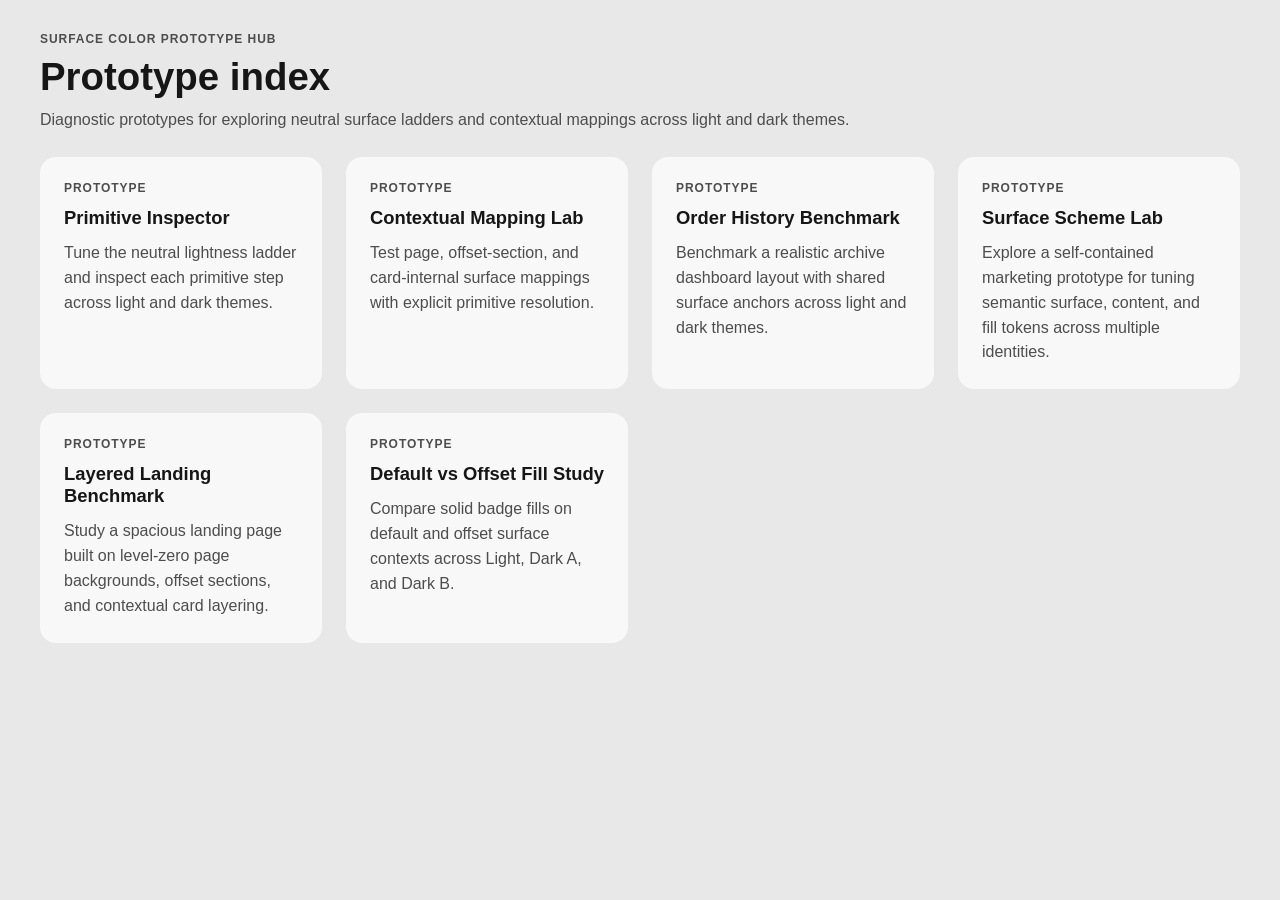
<file: index.html>
<!DOCTYPE html>
<html lang="en">
  <head>
    <meta charset="UTF-8" />
    <meta name="viewport" content="width=device-width, initial-scale=1.0" />
    <title>Surface Color Prototype Hub</title>
    <link rel="stylesheet" href="./shared/app.css" />
  </head>
  <body>
    <main id="app" class="site-shell"></main>
    <script type="module" src="./shared/hub.js"></script>
  </body>
</html>
</file>
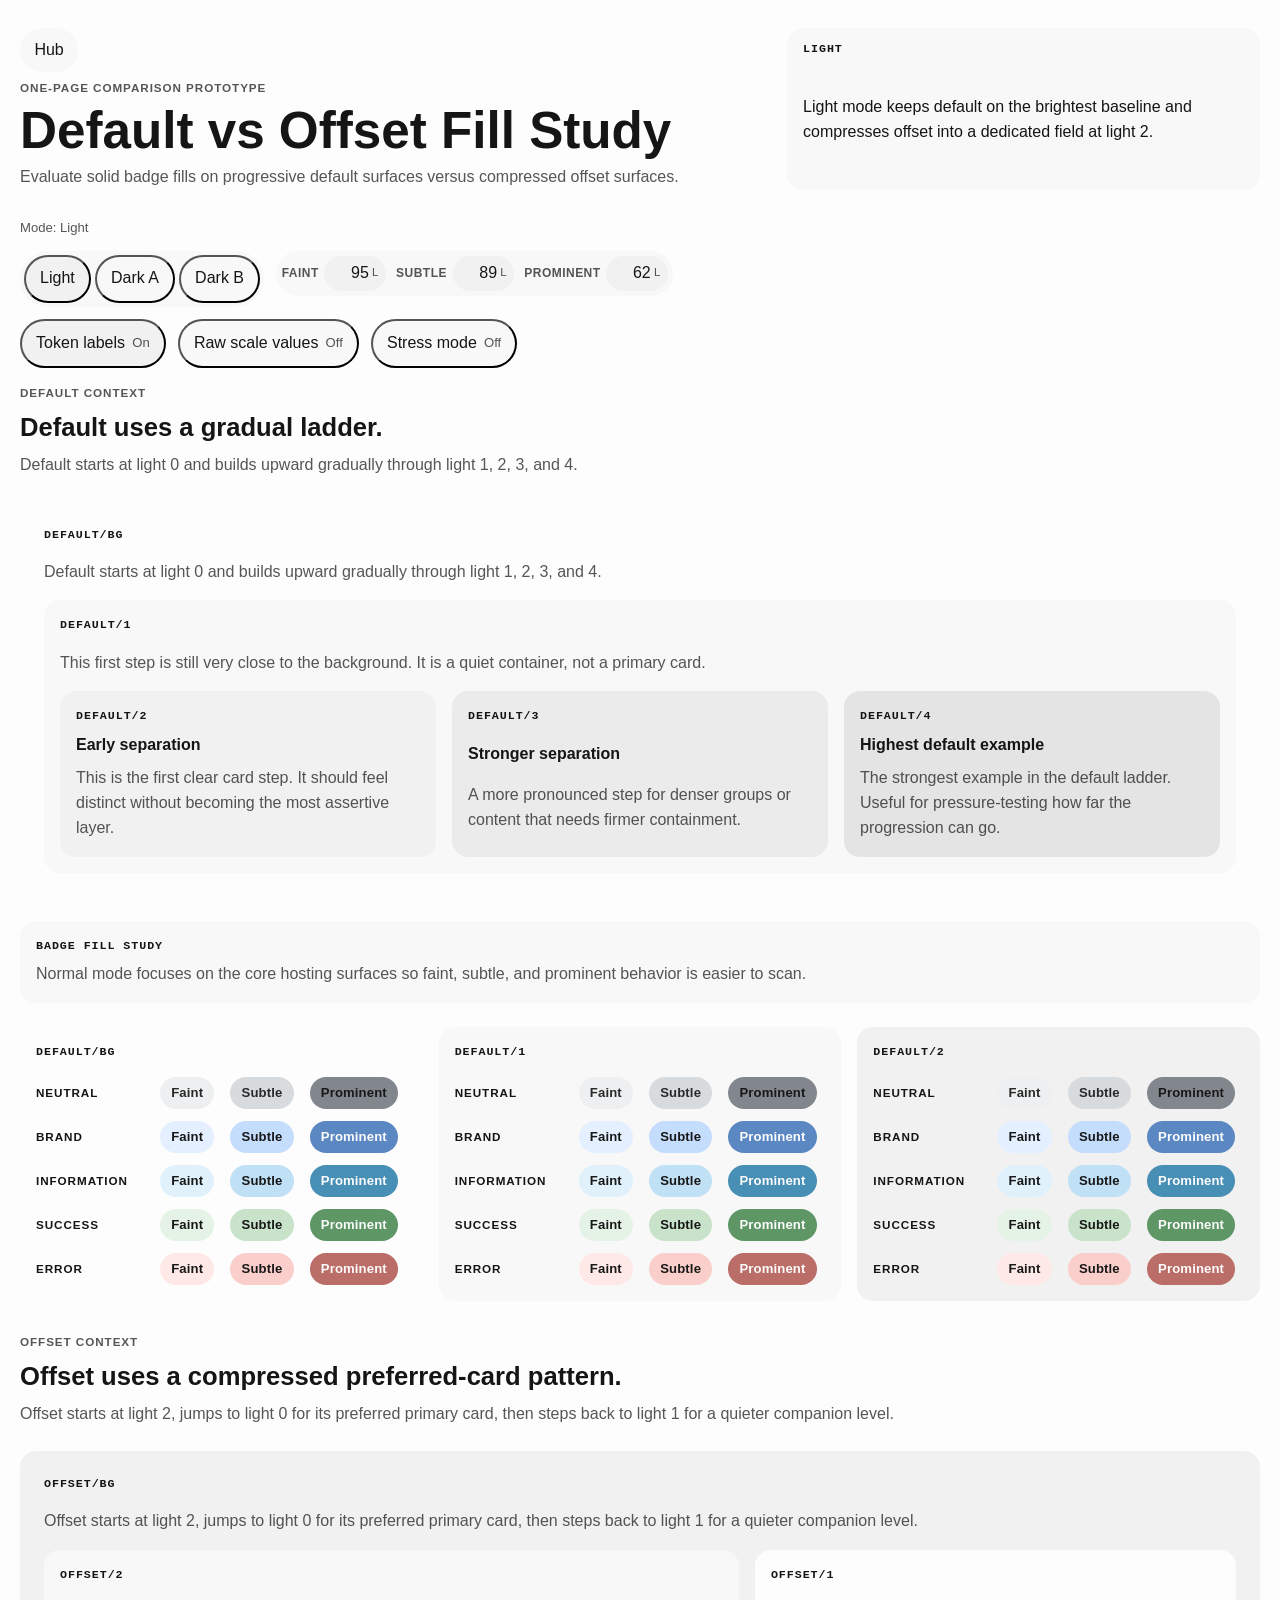
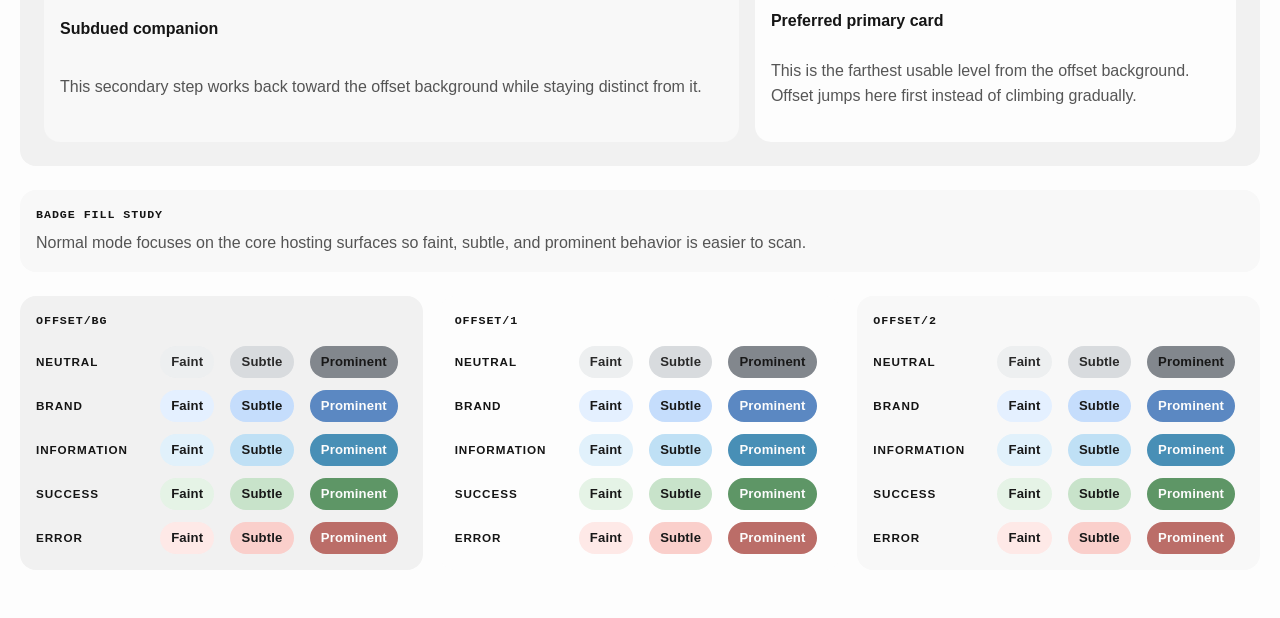
<file: default-offset-fill-study/index.html>
<!DOCTYPE html>
<html lang="en">
  <head>
    <meta charset="UTF-8" />
    <meta name="viewport" content="width=device-width, initial-scale=1.0" />
    <title>Default vs Offset Fill Study</title>
    <meta
      name="description"
      content="A one-page prototype for evaluating solid fill behavior on default and offset surfaces across Light, Dark A, and Dark B."
    />
    <link rel="stylesheet" href="./styles.css" />
    <script src="./script.js" defer></script>
  </head>
  <body>
    <div id="app"></div>
  </body>
</html>
</file>
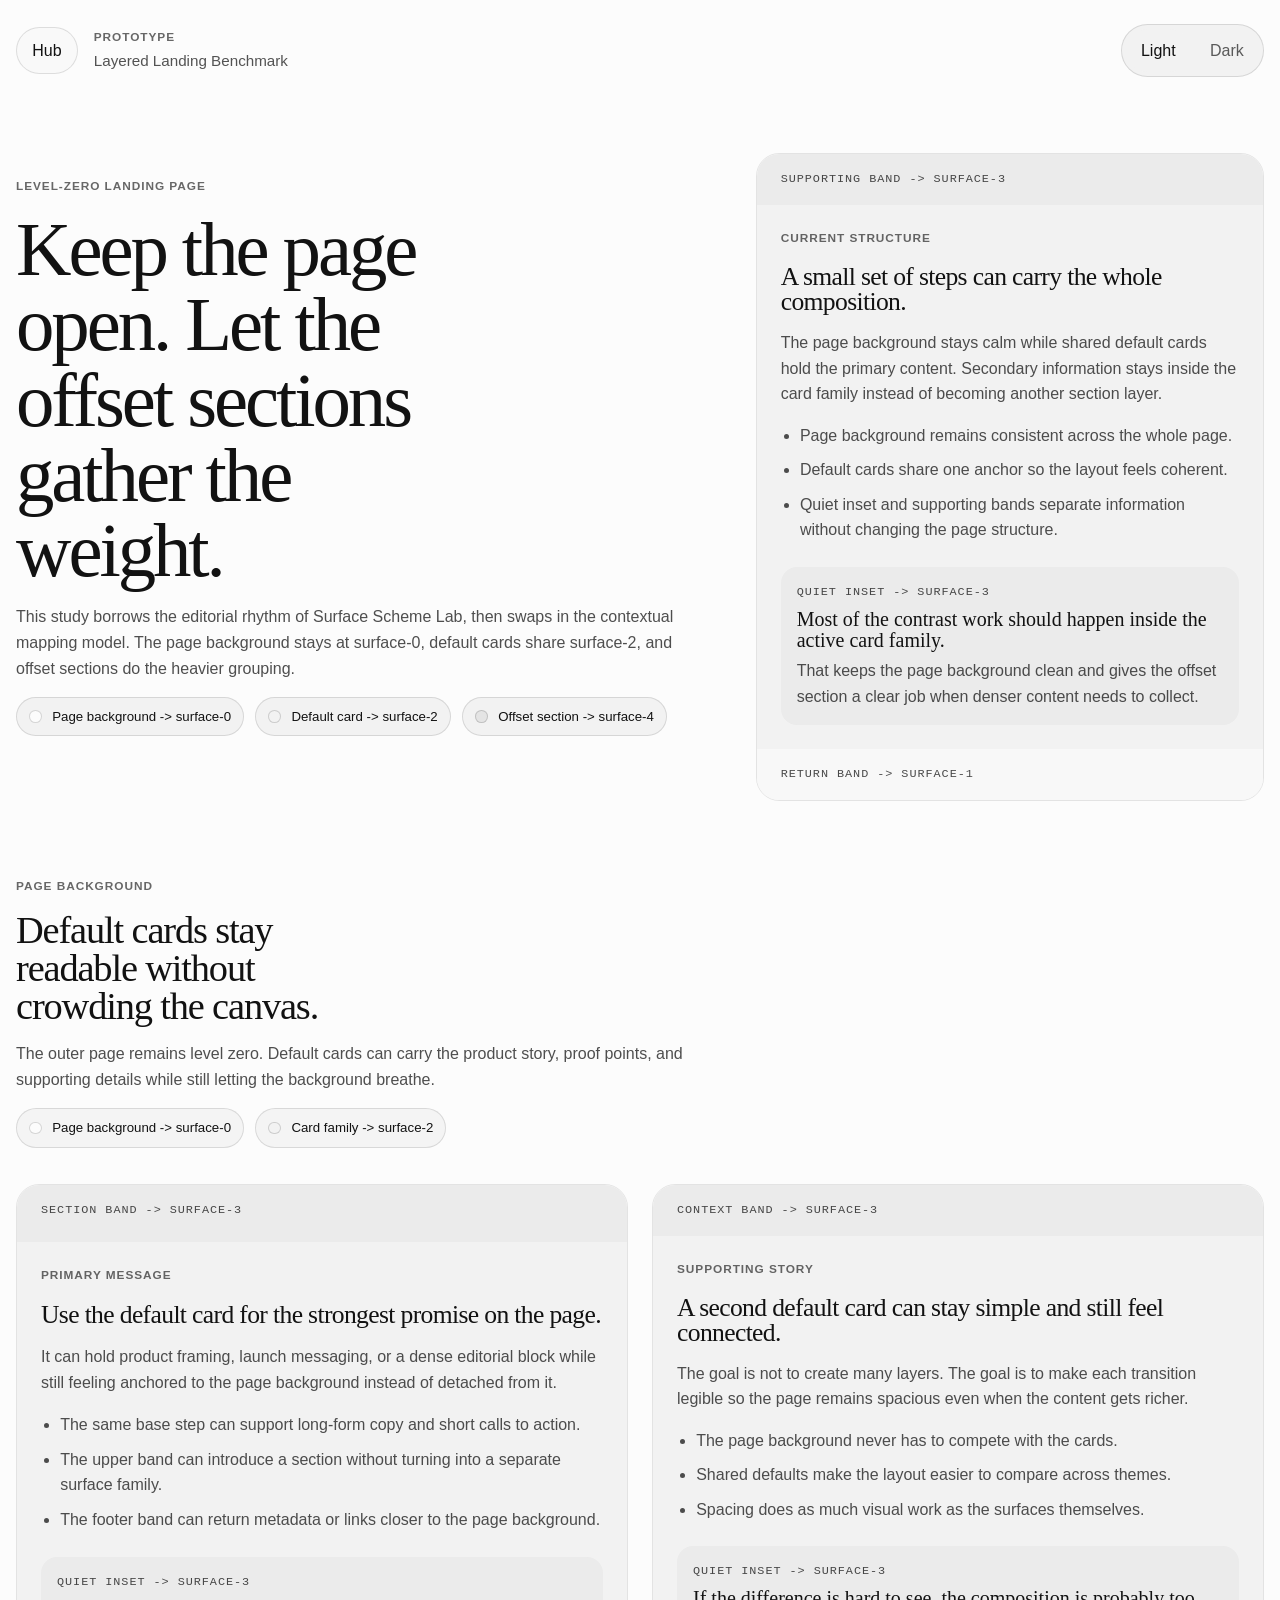
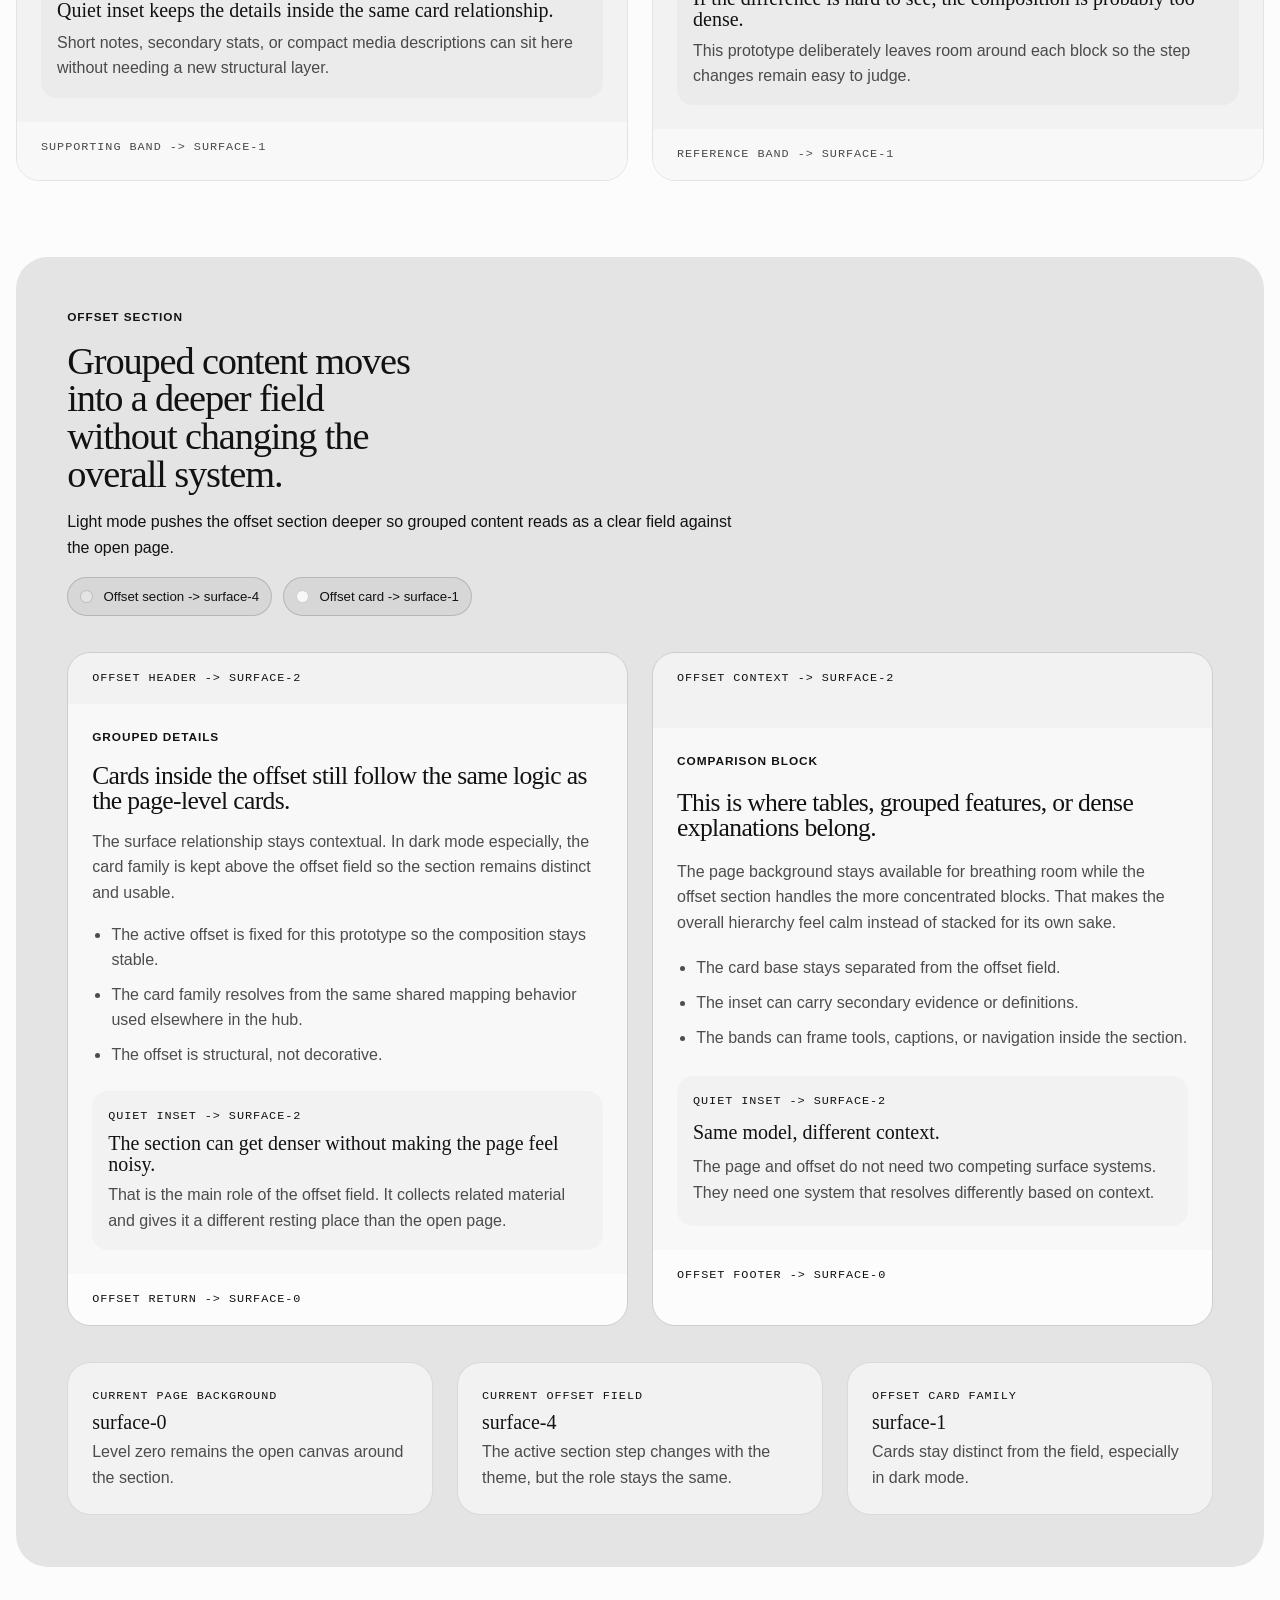
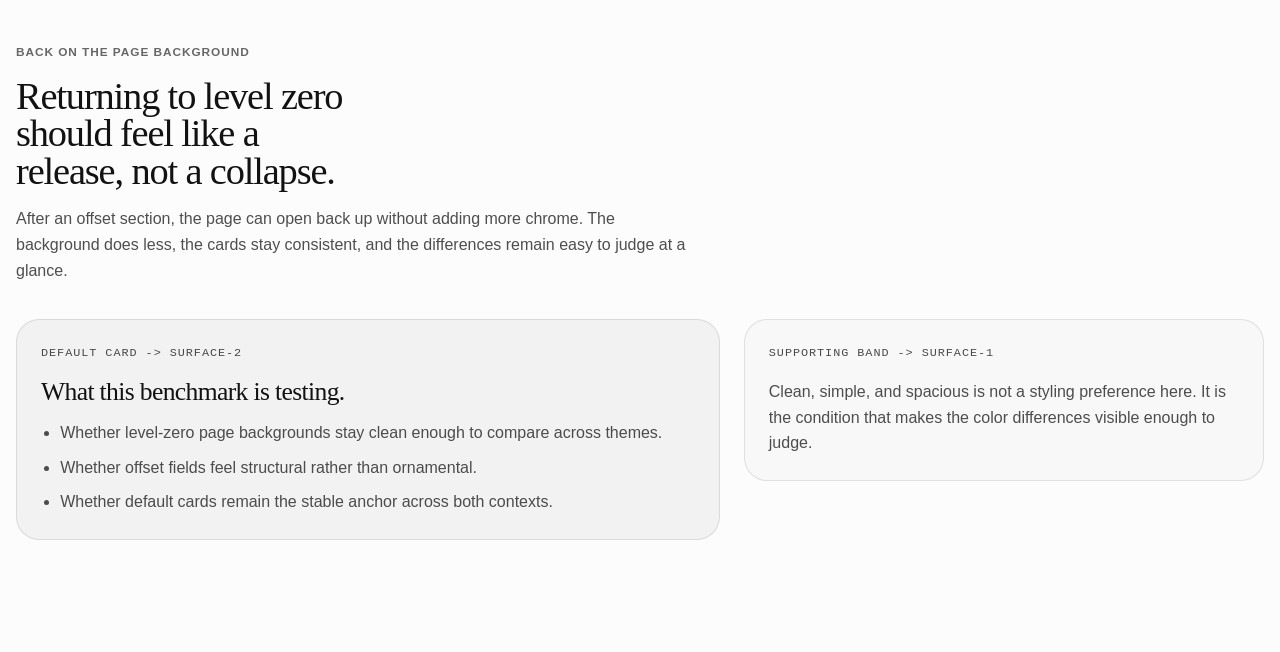
<file: layered-landing/index.html>
<!DOCTYPE html>
<html lang="en">
  <head>
    <meta charset="UTF-8" />
    <meta name="viewport" content="width=device-width, initial-scale=1.0" />
    <title>Layered Landing Benchmark</title>
    <meta
      name="description"
      content="A spacious landing-page prototype using the contextual page and offset layering model."
    />
    <link rel="stylesheet" href="./styles.css" />
  </head>
  <body>
    <main id="app"></main>
    <script type="module" src="./script.js"></script>
  </body>
</html>
</file>
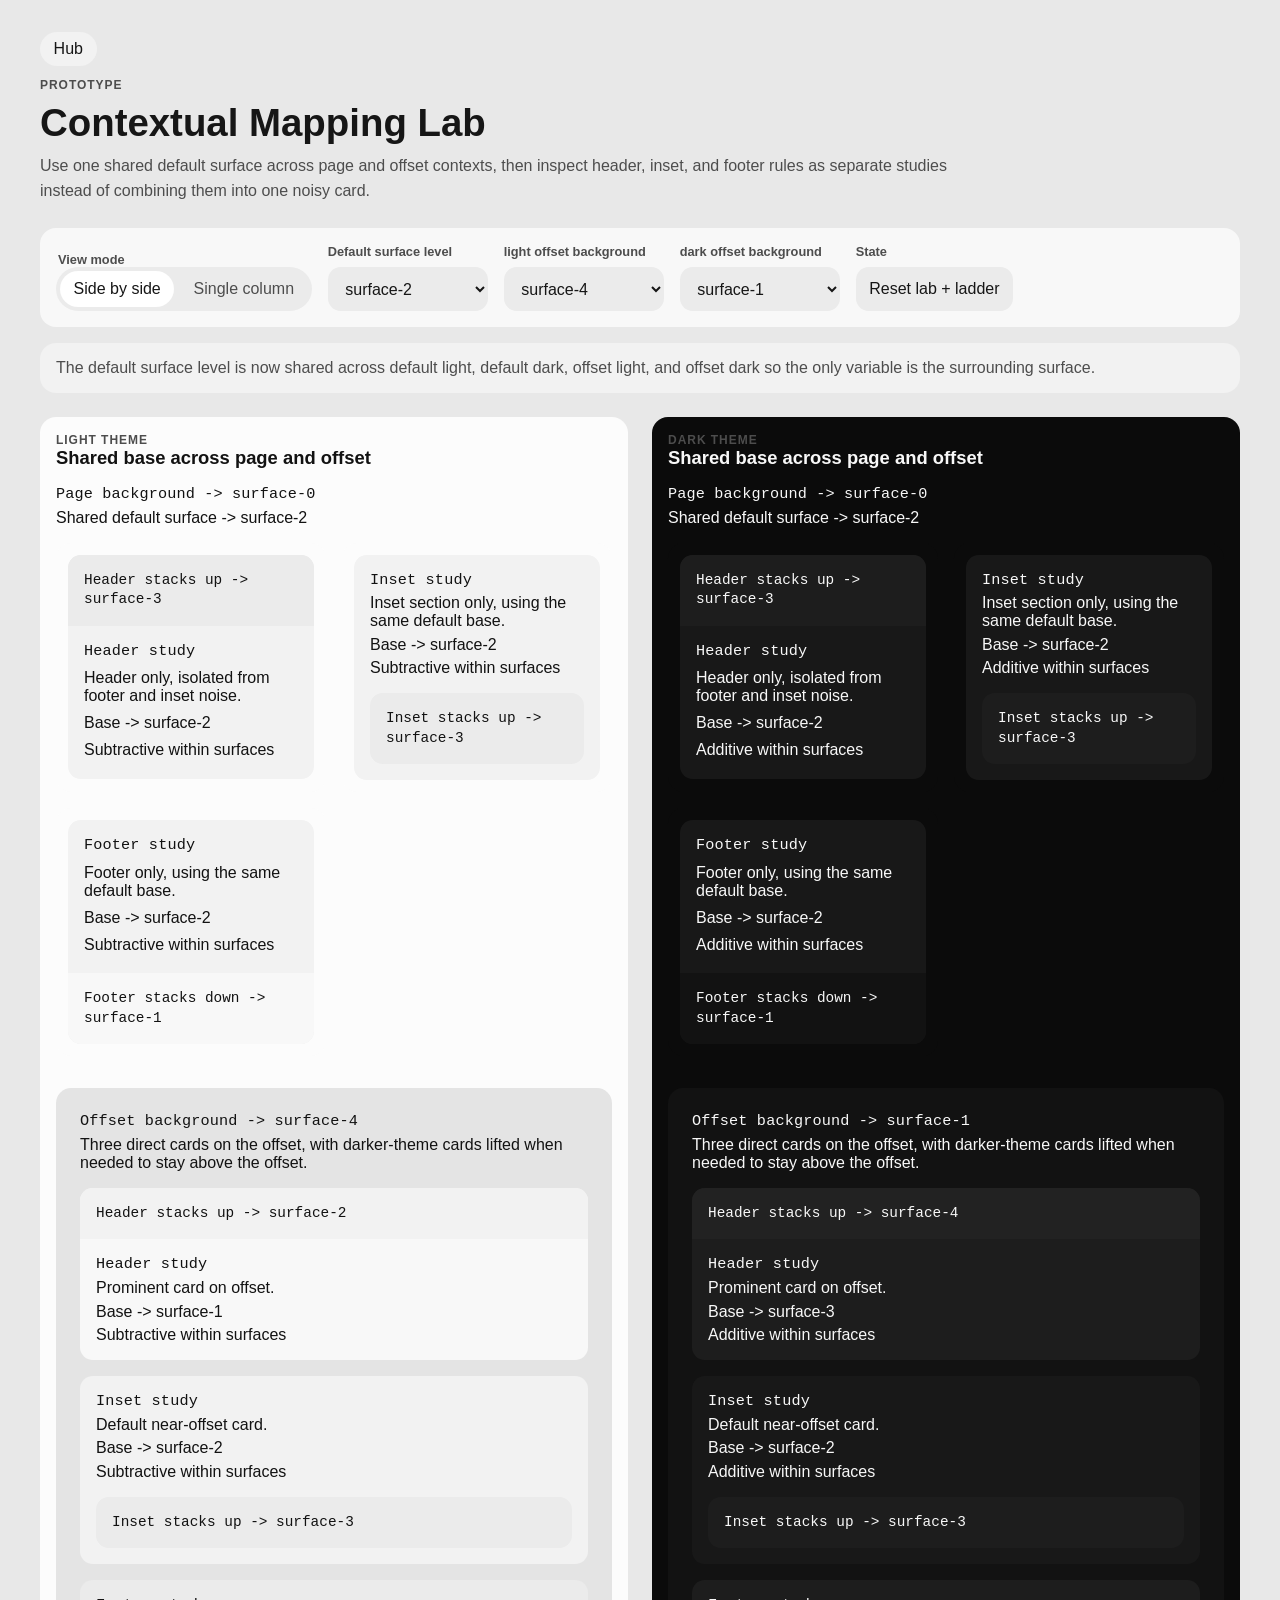
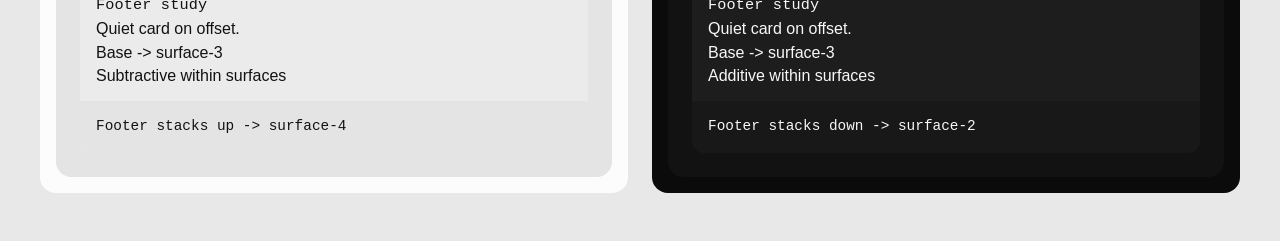
<file: mapping/index.html>
<!DOCTYPE html>
<html lang="en">
  <head>
    <meta charset="UTF-8" />
    <meta name="viewport" content="width=device-width, initial-scale=1.0" />
    <title>Contextual Mapping Lab</title>
    <link rel="stylesheet" href="../shared/app.css" />
  </head>
  <body>
    <main id="app" class="site-shell"></main>
    <script type="module" src="./mapping.js"></script>
  </body>
</html>
</file>
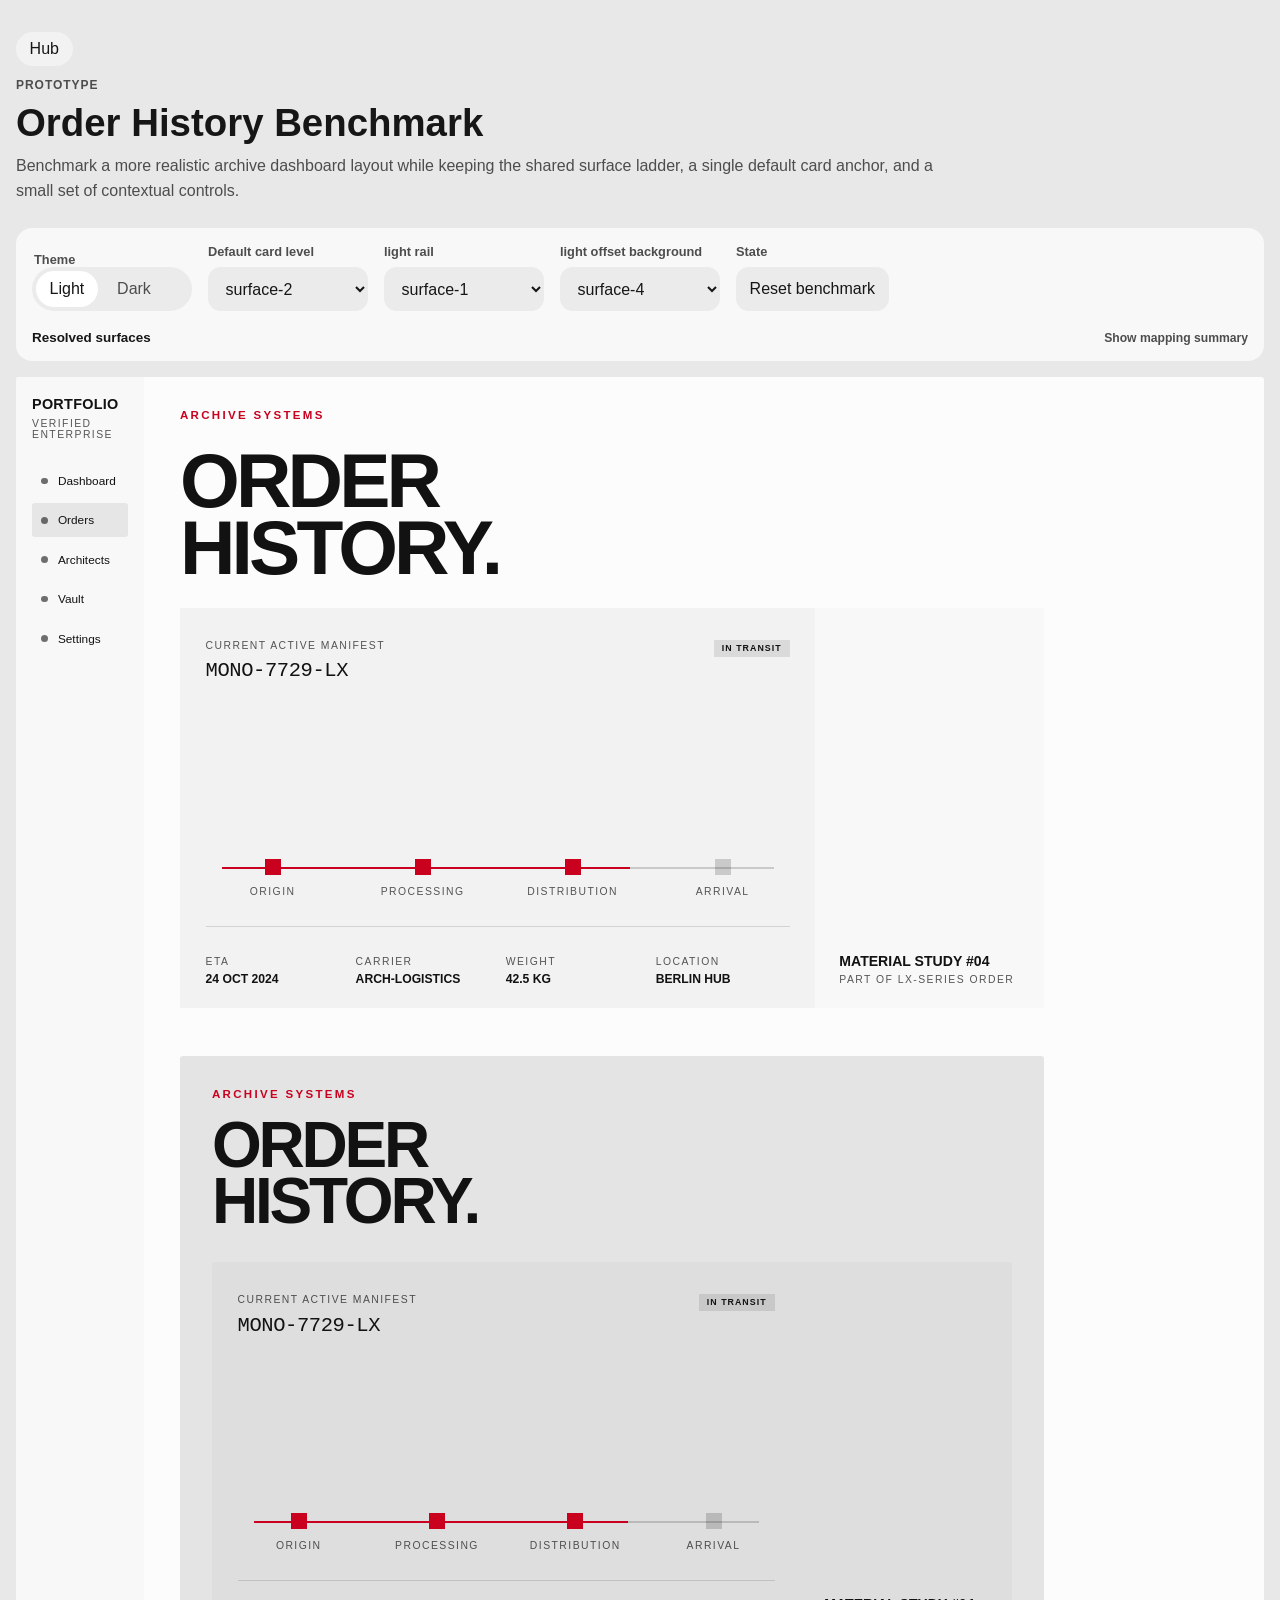
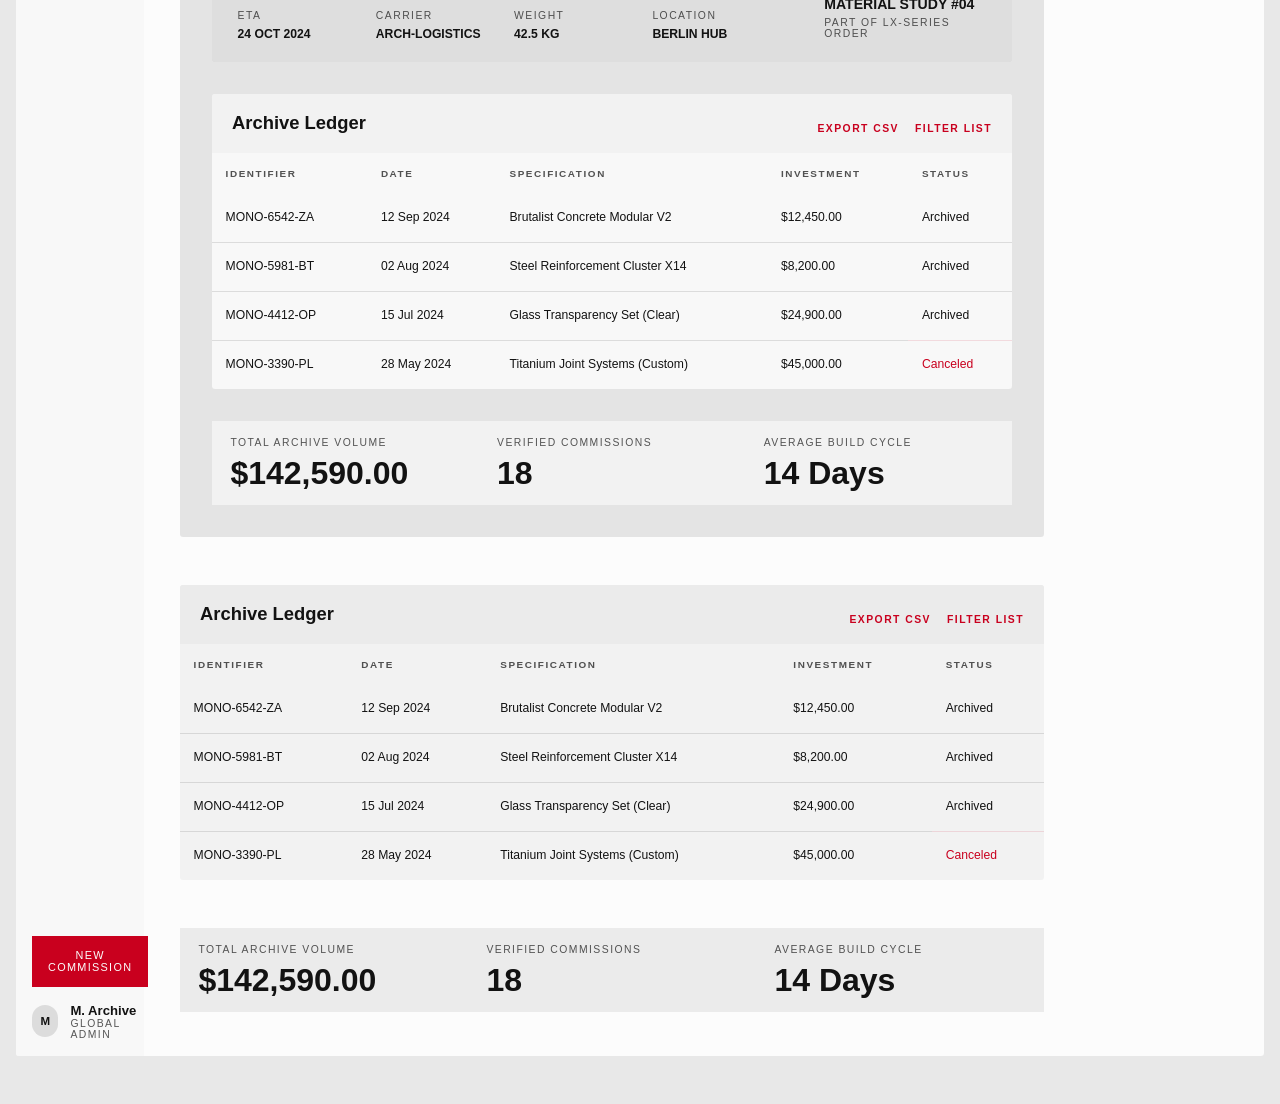
<file: order-history/index.html>
<!DOCTYPE html>
<html lang="en">
  <head>
    <meta charset="UTF-8" />
    <meta name="viewport" content="width=device-width, initial-scale=1.0" />
    <title>Order History Benchmark</title>
    <link rel="stylesheet" href="../shared/app.css" />
  </head>
  <body>
    <main id="app" class="site-shell site-shell--wide"></main>
    <script type="module" src="./order-history.js"></script>
  </body>
</html>
</file>
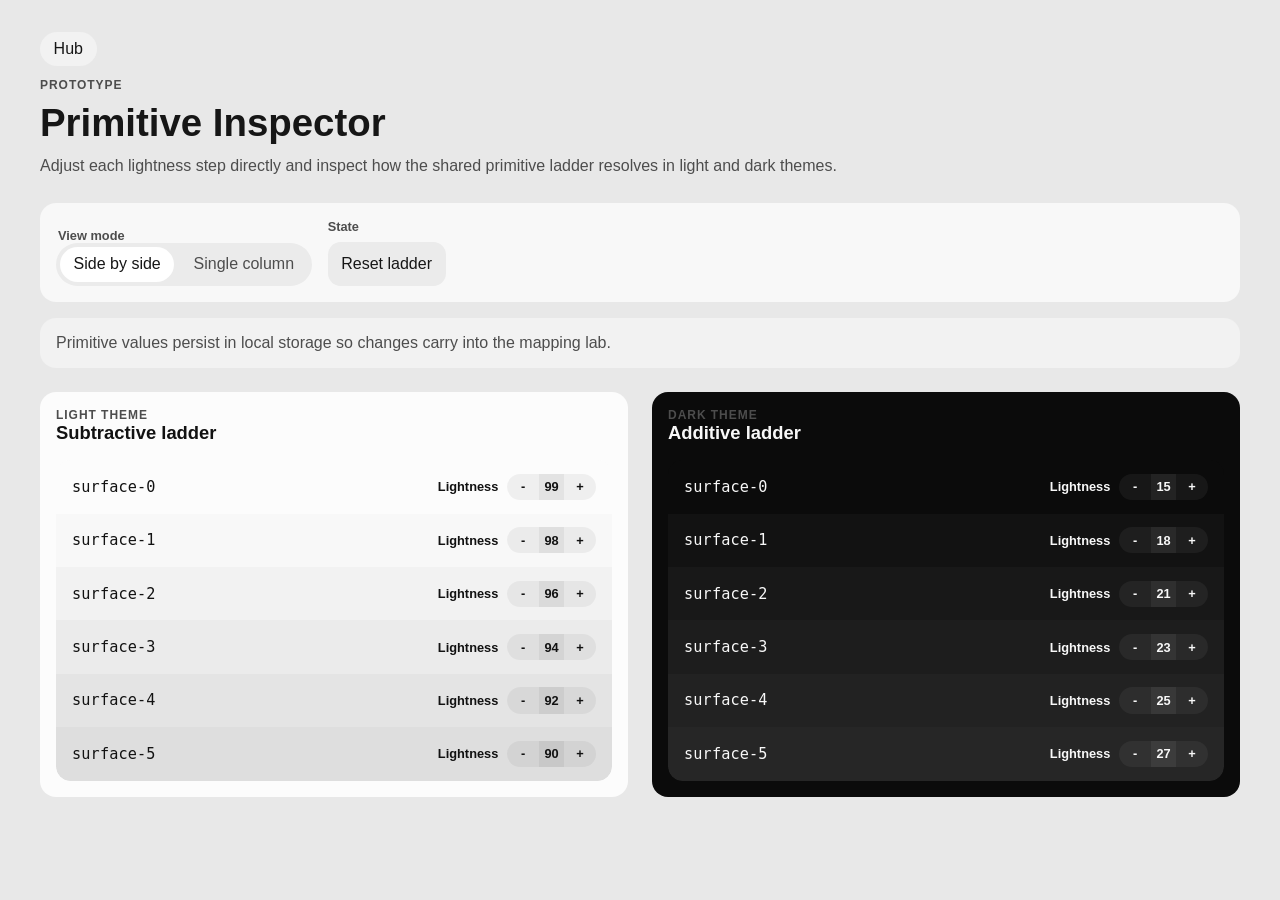
<file: primitives/index.html>
<!DOCTYPE html>
<html lang="en">
  <head>
    <meta charset="UTF-8" />
    <meta name="viewport" content="width=device-width, initial-scale=1.0" />
    <title>Primitive Inspector</title>
    <link rel="stylesheet" href="../shared/app.css" />
  </head>
  <body>
    <main id="app" class="site-shell"></main>
    <script type="module" src="./primitives.js"></script>
  </body>
</html>
</file>
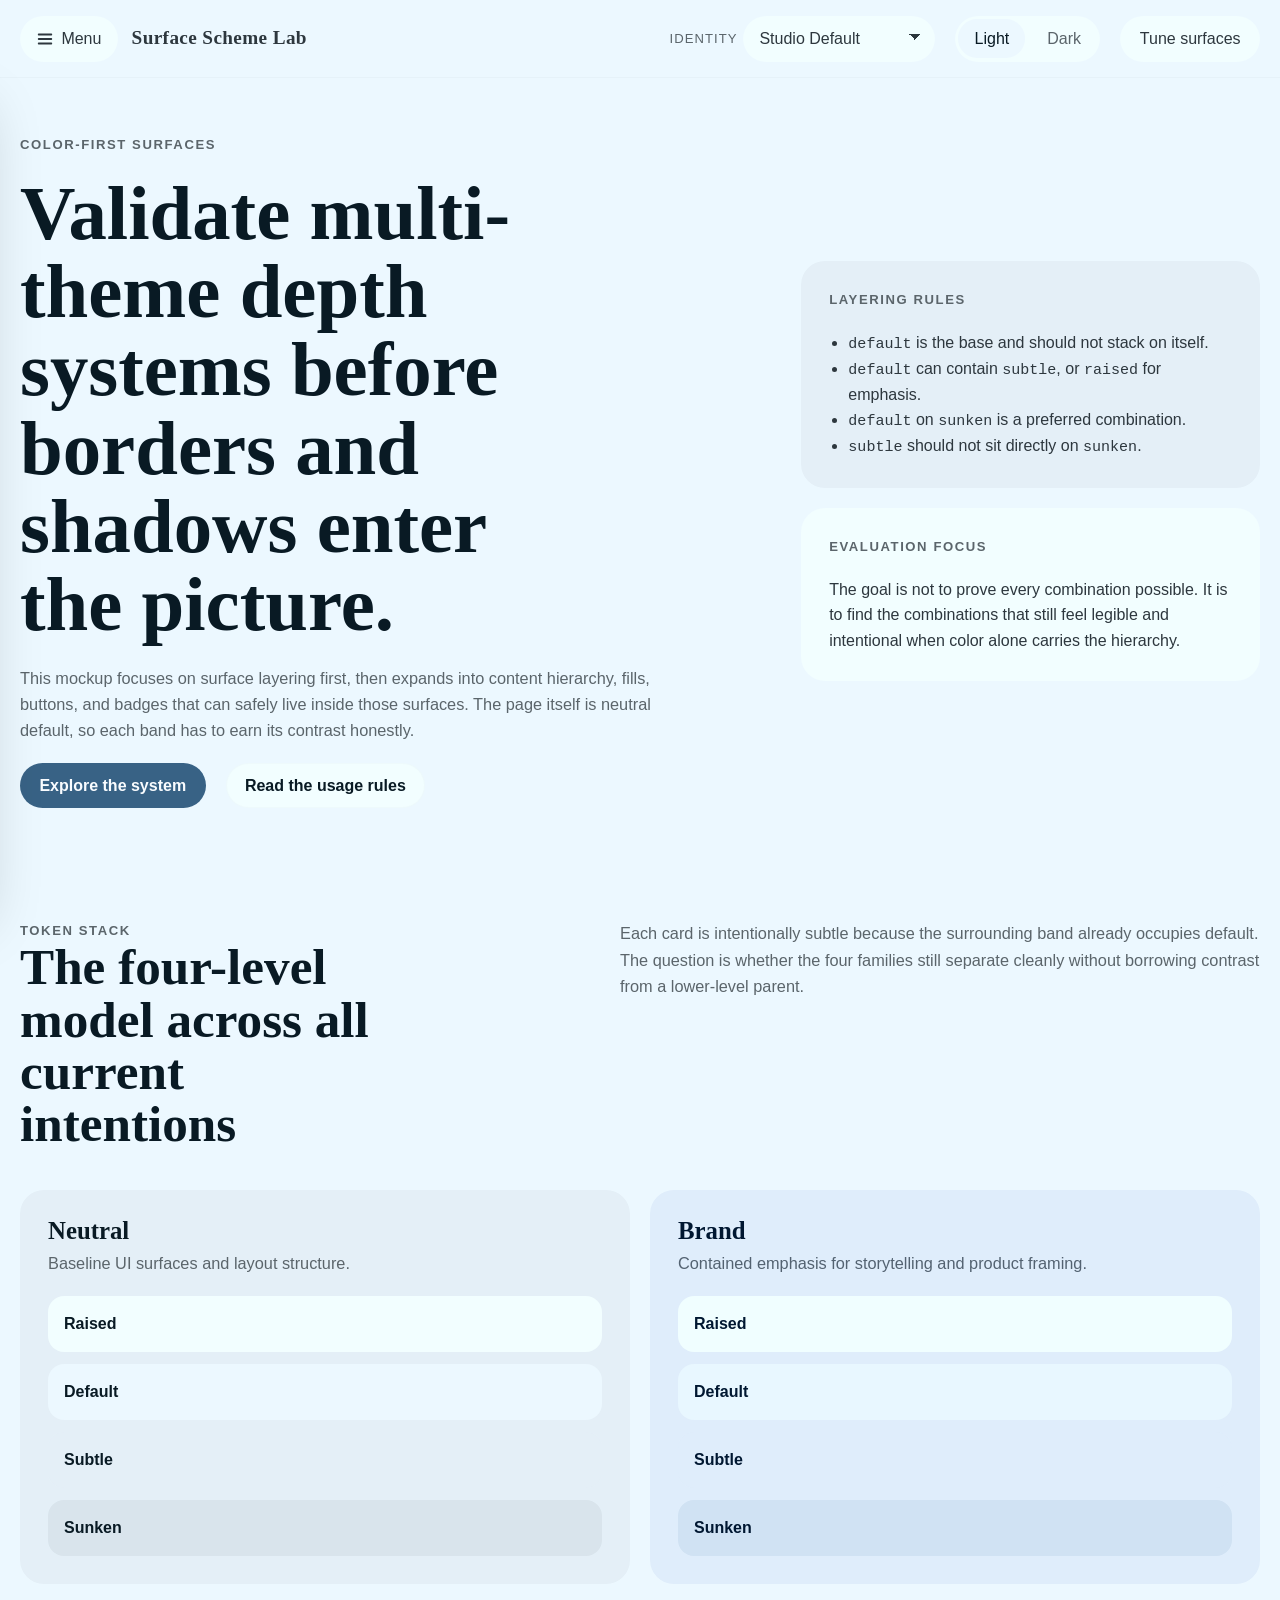
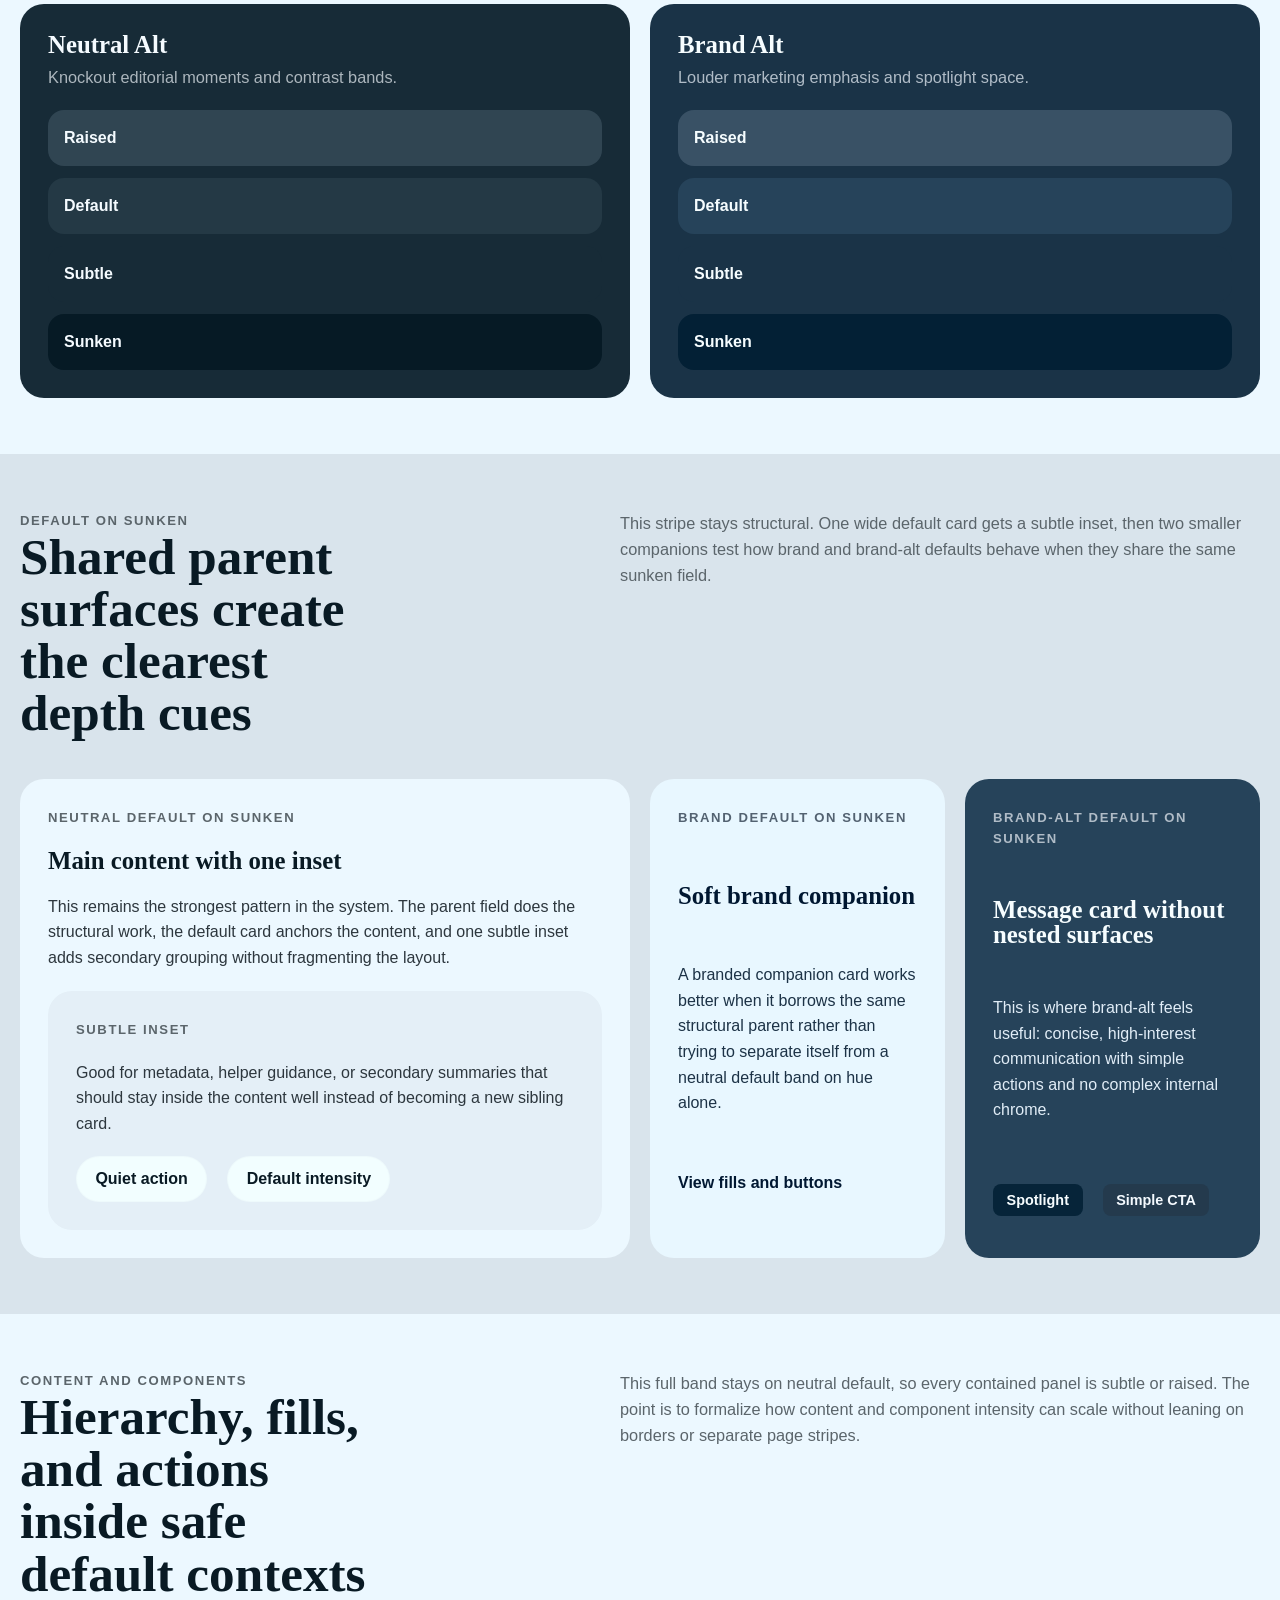
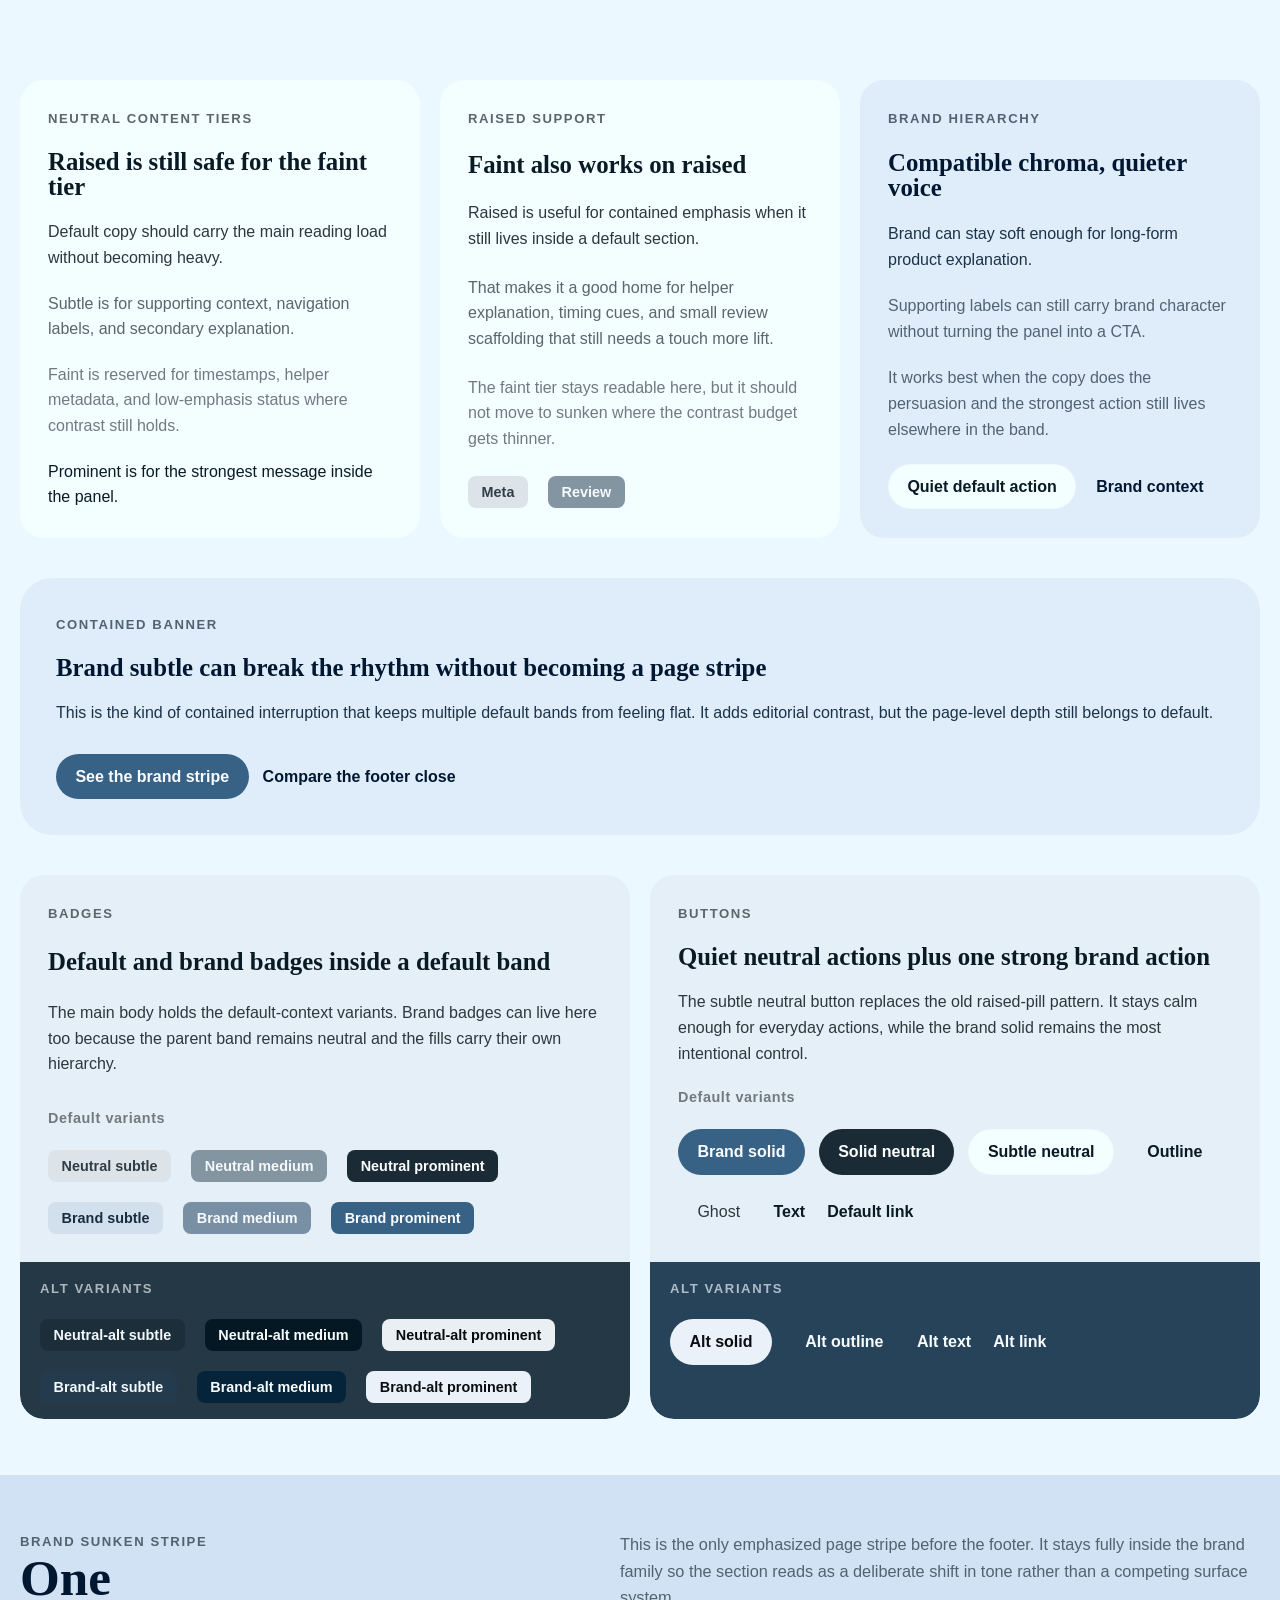
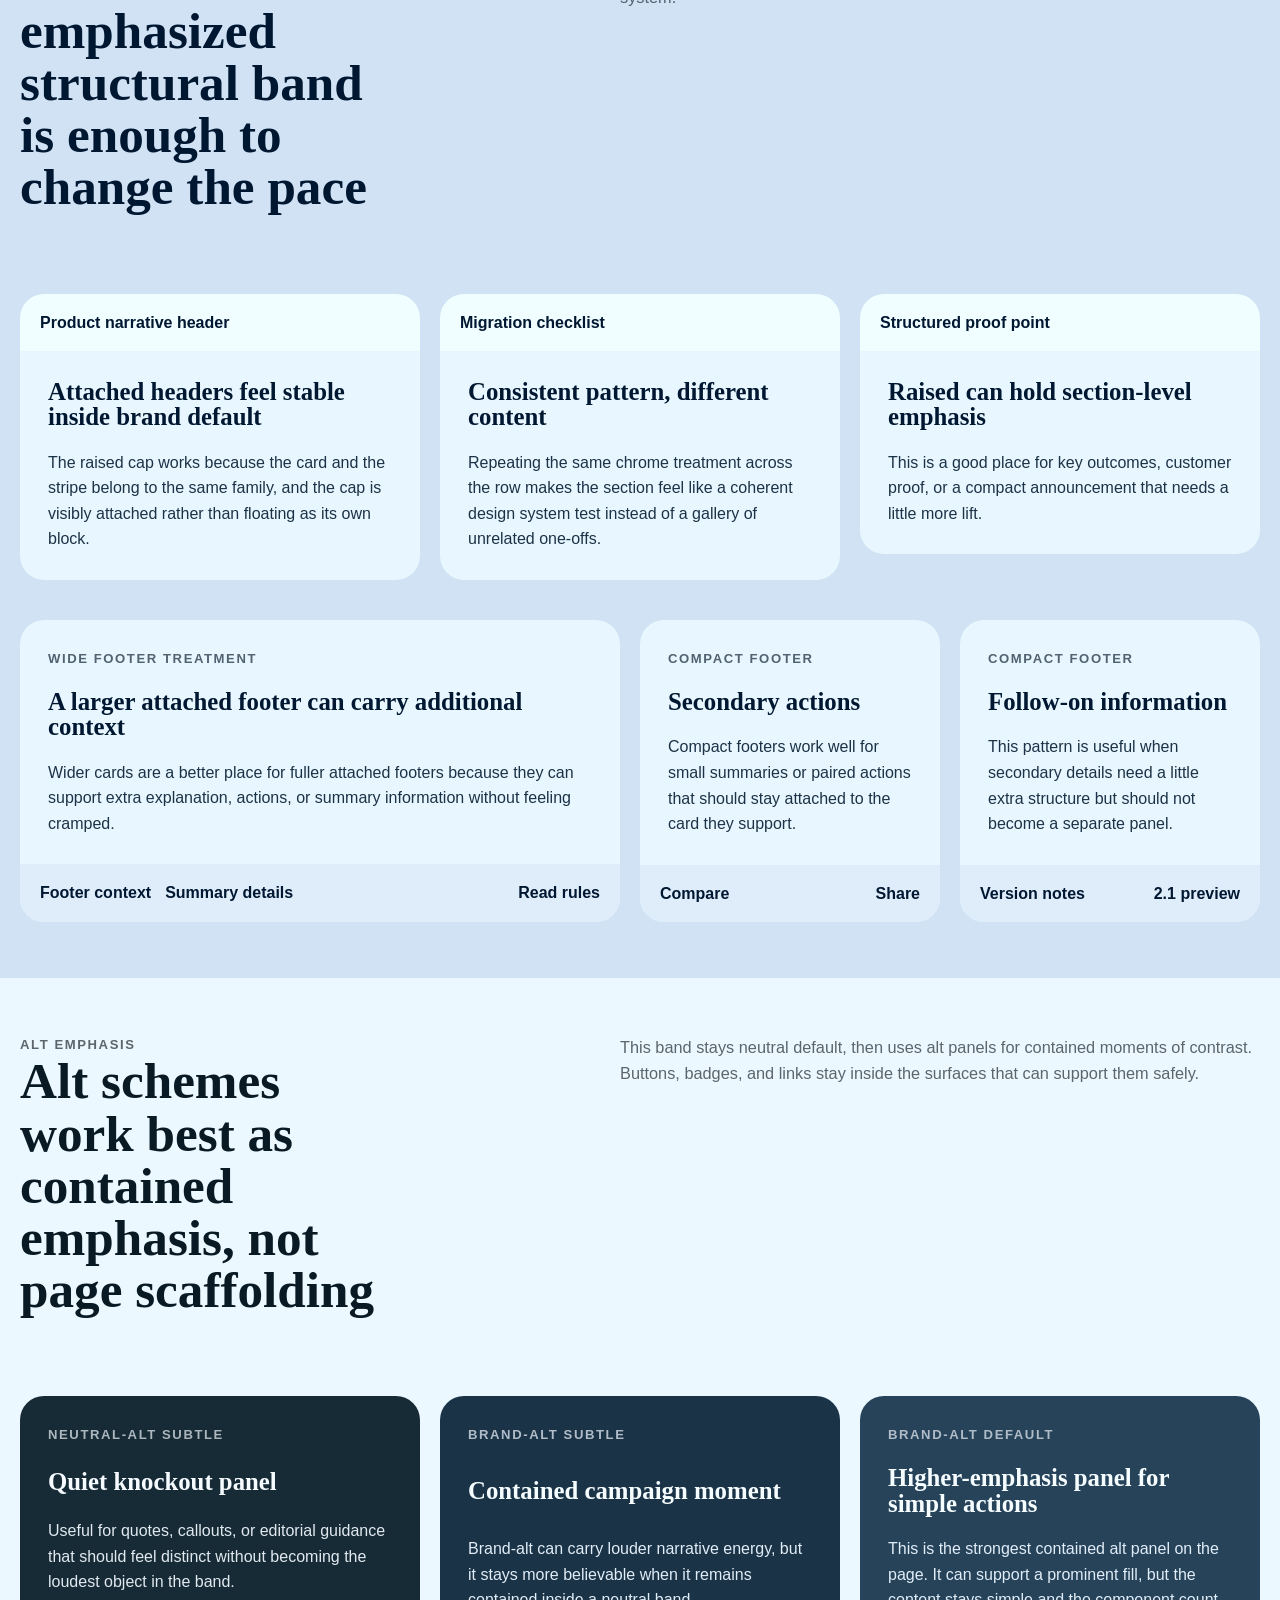
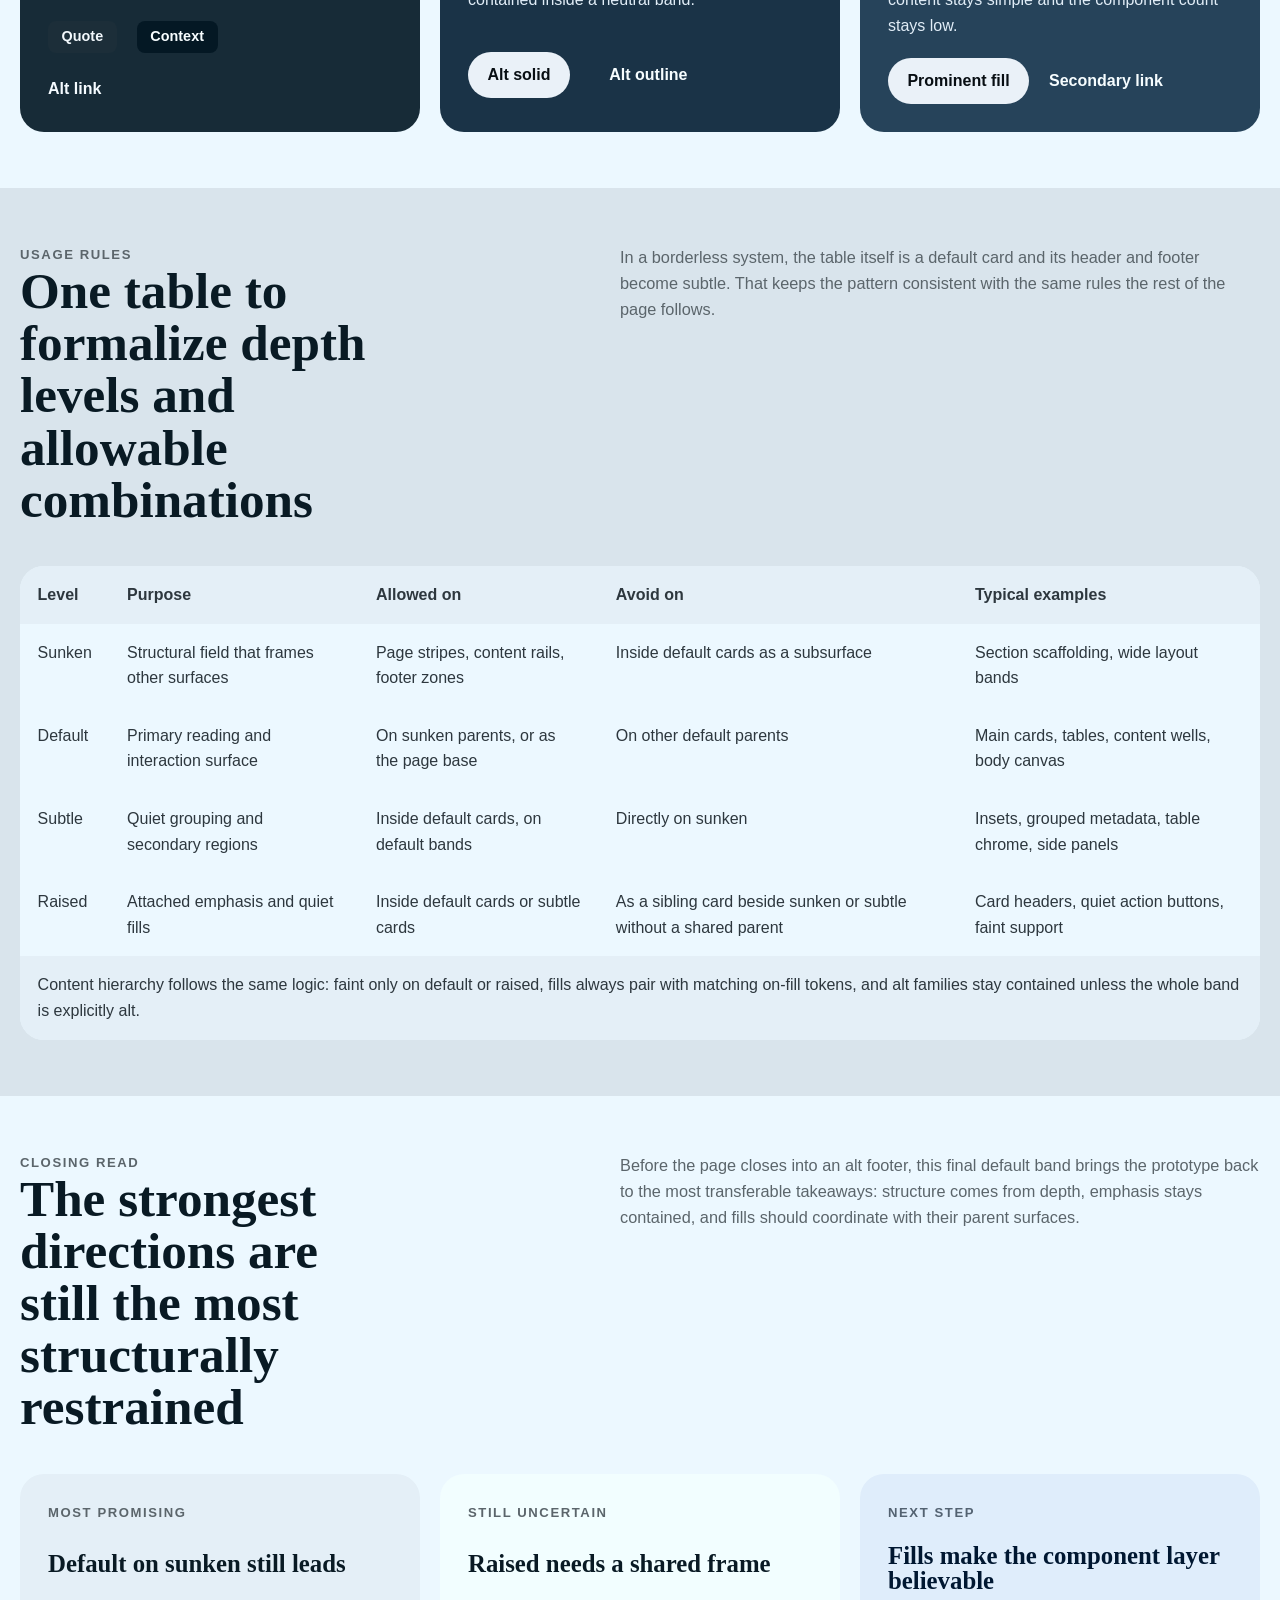
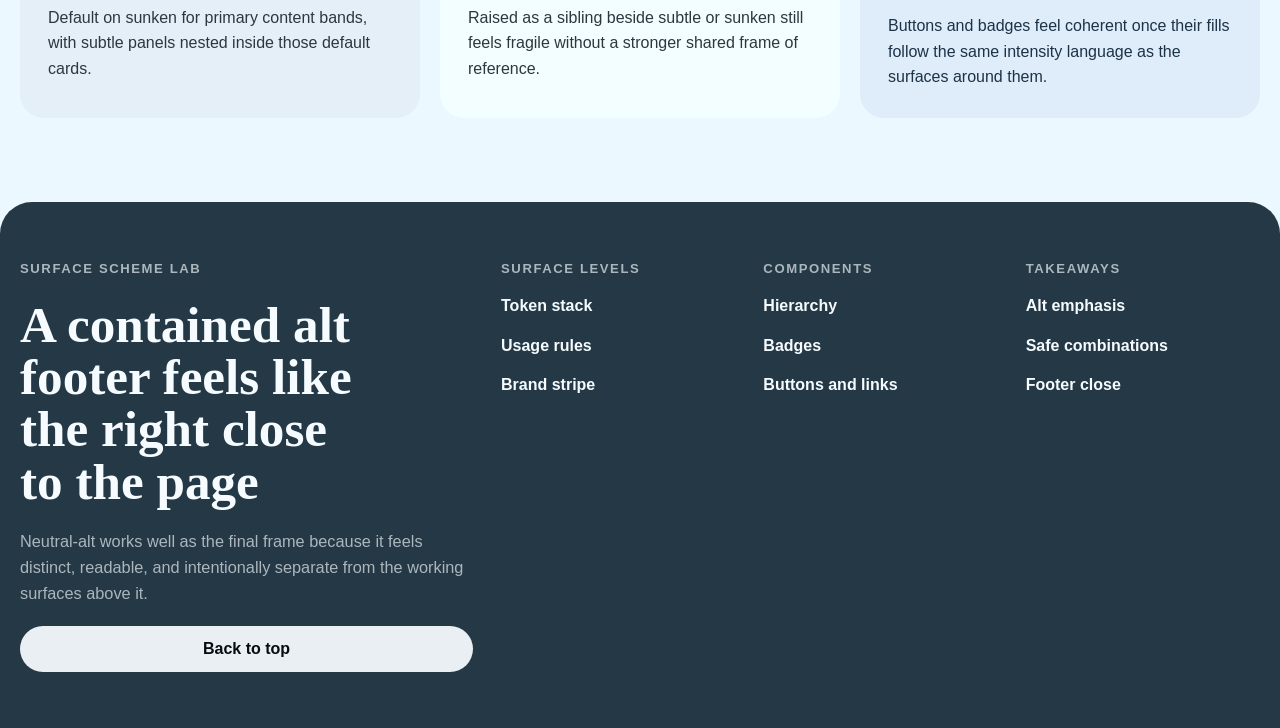
<file: surface-scheme-lab/index.html>
<!doctype html>
<html lang="en" data-theme="light">
  <head>
    <meta charset="UTF-8" />
    <meta name="viewport" content="width=device-width, initial-scale=1.0" />
    <title>Surface Scheme Lab</title>
    <meta
      name="description"
      content="A static marketing prototype for validating OKLCH surface, content, and fill tokens across neutral, brand, and alt schemes."
    />
    <link rel="stylesheet" href="styles.css" />
    <script type="module" src="script.js" defer></script>
  </head>
  <body class="scheme-neutral surface-default">
    <div class="site-frame" id="top">
      <header class="site-header">
        <div class="site-header-inner">
          <div class="header-leading">
            <button
              class="menu-button"
              type="button"
              aria-controls="site-nav"
              aria-expanded="false"
              data-panel-toggle="nav"
            >
              <span class="menu-button-icon menu-button-icon-open" aria-hidden="true">
                <svg viewBox="0 0 20 20" fill="none" stroke="currentColor" stroke-width="2" stroke-linecap="round">
                  <path d="M3 5h14" />
                  <path d="M3 10h14" />
                  <path d="M3 15h14" />
                </svg>
              </span>
              <span class="menu-button-icon menu-button-icon-close" aria-hidden="true">
                <svg viewBox="0 0 20 20" fill="none" stroke="currentColor" stroke-width="2" stroke-linecap="round">
                  <path d="M5 5l10 10" />
                  <path d="M15 5L5 15" />
                </svg>
              </span>
              <span class="menu-button-label-open">Menu</span>
              <span class="menu-button-label-close">Close</span>
            </button>

            <div class="site-brand">
              <a class="wordmark" href="#top" data-page-link="home">Surface Scheme Lab</a>
            </div>
          </div>

          <div class="toolbar">
            <label class="identity-picker">
              <span class="toolbar-label">Identity</span>
              <select class="identity-select" aria-label="Identity" data-identity-select></select>
            </label>

            <div class="toggle-group" role="group" aria-label="Appearance">
              <button
                class="toggle is-active"
                type="button"
                aria-pressed="true"
                data-theme-button="light"
              >
                Light
              </button>
              <button
                class="toggle"
                type="button"
                aria-pressed="false"
                data-theme-button="dark"
              >
                Dark
              </button>
            </div>
            <button
              class="ghost-button"
              type="button"
              aria-controls="control-drawer"
              aria-expanded="false"
              data-panel-toggle="controls"
            >
              Tune surfaces
            </button>
          </div>
        </div>
      </header>

      <div class="panel-scrim" data-nav-close></div>

      <aside
        id="site-nav"
        class="site-panel site-nav scheme-neutral surface-subtle"
        aria-hidden="true"
      >
        <div class="panel-head">
          <div>
            <p class="eyebrow">Prototype pages</p>
            <h2>Browse the exploration space</h2>
          </div>
        </div>

        <p class="panel-copy">
          Keep the landing page focused on the primary surface demo while adding
          adjacent pages for preset comparison and future edge-case scenarios.
        </p>

        <nav class="nav-stack" aria-label="Prototype pages">
          <button class="nav-link is-active" type="button" data-page-link="home">
            <span class="nav-link-title">Home</span>
            <span class="nav-link-copy">Primary landing page for the current semantic surface demo.</span>
          </button>

          <button class="nav-link" type="button" data-page-link="identity-gallery">
            <span class="nav-link-title">Identity Gallery</span>
            <span class="nav-link-copy">Compare preset identities and load both light and dark configurations.</span>
          </button>
        </nav>

        <div class="token-readout scheme-neutral surface-raised">
          <p class="mini-label">Next additions</p>
          <p>
            Future scenario pages can plug into this menu without crowding the
            landing page. Keep stripe and edge-case studies isolated until the
            semantic model is stable enough to compare cleanly across modes.
          </p>
        </div>
      </aside>

      <aside
        id="control-drawer"
        class="site-panel control-drawer scheme-neutral surface-subtle"
        aria-hidden="true"
      >
        <div class="panel-head">
          <div>
            <p class="eyebrow">Live token tuning</p>
            <h2>Adjust each semantic intention</h2>
          </div>
          <button class="ghost-button ghost-button-small controls-mobile-close" type="button" data-controls-close>
            Close
          </button>
        </div>

        <p class="panel-copy">
          Tune hue, chroma, baseline lightness, and spread for each intention.
          Light and dark edits stay separate while the page preview updates in
          real time.
        </p>

        <div class="mode-summary">
          <p class="mini-label">Editing appearance</p>
          <p class="mode-chip" data-active-mode-label>Light mode</p>
        </div>

        <div class="range-mode-group" role="group" aria-label="Slider range mode">
          <p class="mini-label">Range mode</p>
          <div class="toggle-group toggle-group-compact">
            <button
              class="toggle is-active"
              type="button"
              aria-pressed="true"
              data-range-mode-button="standard"
            >
              Standard
            </button>
            <button
              class="toggle"
              type="button"
              aria-pressed="false"
              data-range-mode-button="advanced"
            >
              Advanced
            </button>
          </div>
          <p class="slider-hint" data-range-mode-note>
            Standard mode keeps the most practical tuning range visible.
          </p>
        </div>

        <div class="control-groups" data-control-groups></div>

        <div class="token-readout scheme-neutral surface-raised">
          <p class="mini-label">Preset state</p>
          <p data-preset-status>
            Loading the identity preserves both appearance configs. Changes to
            any slider switch the active header label to Custom.
          </p>
        </div>

        <button class="ghost-button drawer-reset" type="button" data-reset-mode>
          Reset current mode
        </button>
      </aside>

      <main class="page-shell">
        <div class="page-view is-active" data-page-view="home">
        <section class="band scheme-neutral surface-default">
          <div class="band-inner intro-inner">
            <div class="intro-copy">
              <p class="eyebrow">Color-first surfaces</p>
              <h1>
                Validate multi-theme depth systems before borders and shadows
                enter the picture.
              </h1>
              <p class="lede">
                This mockup focuses on surface layering first, then expands into
                content hierarchy, fills, buttons, and badges that can safely
                live inside those surfaces. The page itself is neutral default,
                so each band has to earn its contrast honestly.
              </p>

              <div class="hero-actions">
                <a class="button button-solid scheme-brand" href="#token-stack">
                  Explore the system
                </a>
                <a class="button button-subtle scheme-neutral" href="#rules-table">
                  Read the usage rules
                </a>
              </div>
            </div>

            <div class="rule-column">
              <article class="mini-panel scheme-neutral surface-subtle">
                <p class="mini-label">Layering rules</p>
                <ul class="rule-list">
                  <li><code>default</code> is the base and should not stack on itself.</li>
                  <li><code>default</code> can contain <code>subtle</code>, or <code>raised</code> for emphasis.</li>
                  <li><code>default</code> on <code>sunken</code> is a preferred combination.</li>
                  <li><code>subtle</code> should not sit directly on <code>sunken</code>.</li>
                </ul>
              </article>

              <article class="mini-panel scheme-neutral surface-raised">
                <p class="mini-label">Evaluation focus</p>
                <p>
                  The goal is not to prove every combination possible. It is to
                  find the combinations that still feel legible and intentional
                  when color alone carries the hierarchy.
                </p>
              </article>
            </div>
          </div>
        </section>

        <section id="token-stack" class="band scheme-neutral surface-default">
          <div class="band-inner">
            <div class="section-heading">
              <div>
                <p class="eyebrow">Token stack</p>
                <h2>The four-level model across all current intentions</h2>
              </div>
              <p class="section-copy">
                Each card is intentionally subtle because the surrounding band
                already occupies default. The question is whether the four
                families still separate cleanly without borrowing contrast from
                a lower-level parent.
              </p>
            </div>

            <div class="stack-grid">
              <article class="stack-card scheme-neutral surface-subtle">
                <div class="stack-head">
                  <h3>Neutral</h3>
                  <p class="stack-note">Baseline UI surfaces and layout structure.</p>
                </div>
                <div class="swatch-stack">
                  <div class="swatch scheme-neutral surface-raised">Raised</div>
                  <div class="swatch scheme-neutral surface-default">Default</div>
                  <div class="swatch scheme-neutral surface-subtle">Subtle</div>
                  <div class="swatch scheme-neutral surface-sunken">Sunken</div>
                </div>
              </article>

              <article class="stack-card scheme-brand surface-subtle">
                <div class="stack-head">
                  <h3>Brand</h3>
                  <p class="stack-note">Contained emphasis for storytelling and product framing.</p>
                </div>
                <div class="swatch-stack">
                  <div class="swatch scheme-brand surface-raised">Raised</div>
                  <div class="swatch scheme-brand surface-default">Default</div>
                  <div class="swatch scheme-brand surface-subtle">Subtle</div>
                  <div class="swatch scheme-brand surface-sunken">Sunken</div>
                </div>
              </article>

              <article class="stack-card scheme-neutral-alt surface-subtle">
                <div class="stack-head">
                  <h3>Neutral Alt</h3>
                  <p class="stack-note">Knockout editorial moments and contrast bands.</p>
                </div>
                <div class="swatch-stack">
                  <div class="swatch scheme-neutral-alt surface-raised">Raised</div>
                  <div class="swatch scheme-neutral-alt surface-default">Default</div>
                  <div class="swatch scheme-neutral-alt surface-subtle">Subtle</div>
                  <div class="swatch scheme-neutral-alt surface-sunken">Sunken</div>
                </div>
              </article>

              <article class="stack-card scheme-brand-alt surface-subtle">
                <div class="stack-head">
                  <h3>Brand Alt</h3>
                  <p class="stack-note">Louder marketing emphasis and spotlight space.</p>
                </div>
                <div class="swatch-stack">
                  <div class="swatch scheme-brand-alt surface-raised">Raised</div>
                  <div class="swatch scheme-brand-alt surface-default">Default</div>
                  <div class="swatch scheme-brand-alt surface-subtle">Subtle</div>
                  <div class="swatch scheme-brand-alt surface-sunken">Sunken</div>
                </div>
              </article>
            </div>
          </div>
        </section>

        <section class="band scheme-neutral surface-sunken">
          <div class="band-inner">
            <div class="section-heading">
              <div>
                <p class="eyebrow">Default On Sunken</p>
                <h2>Shared parent surfaces create the clearest depth cues</h2>
              </div>
              <p class="section-copy">
                This stripe stays structural. One wide default card gets a
                subtle inset, then two smaller companions test how brand and
                brand-alt defaults behave when they share the same sunken field.
              </p>
            </div>

            <div class="feature-grid">
              <article class="card card-wide scheme-neutral surface-default">
                <p class="mini-label">Neutral default on sunken</p>
                <h3>Main content with one inset</h3>
                <p>
                  This remains the strongest pattern in the system. The parent
                  field does the structural work, the default card anchors the
                  content, and one subtle inset adds secondary grouping without
                  fragmenting the layout.
                </p>
                <div class="nested-panel scheme-neutral surface-subtle">
                  <p class="mini-label">Subtle inset</p>
                  <p>
                    Good for metadata, helper guidance, or secondary summaries
                    that should stay inside the content well instead of becoming
                    a new sibling card.
                  </p>
                  <div class="button-row">
                    <a class="button button-subtle scheme-neutral" href="#component-safety">
                      Quiet action
                    </a>
                    <a class="button button-subtle scheme-neutral" href="#rules-table">
                      Default intensity
                    </a>
                  </div>
                </div>
              </article>

              <article class="card scheme-brand surface-default">
                <p class="mini-label">Brand default on sunken</p>
                <h3>Soft brand companion</h3>
                <p>
                  A branded companion card works better when it borrows the same
                  structural parent rather than trying to separate itself from a
                  neutral default band on hue alone.
                </p>
                <a class="button-link scheme-brand" href="#component-safety">
                  View fills and buttons
                </a>
              </article>

              <article class="card scheme-brand-alt surface-default">
                <p class="mini-label">Brand-alt default on sunken</p>
                <h3>Message card without nested surfaces</h3>
                <p>
                  This is where brand-alt feels useful: concise, high-interest
                  communication with simple actions and no complex internal
                  chrome.
                </p>
                <div class="badge-row">
                  <span class="badge badge-medium scheme-brand-alt">Spotlight</span>
                  <span class="badge badge-subtle scheme-brand-alt">Simple CTA</span>
                </div>
              </article>
            </div>
          </div>
        </section>

        <section class="band scheme-neutral surface-default" id="component-safety">
          <div class="band-inner band-stack">
            <div class="section-heading">
              <div>
                <p class="eyebrow">Content And Components</p>
                <h2>Hierarchy, fills, and actions inside safe default contexts</h2>
              </div>
              <p class="section-copy">
                This full band stays on neutral default, so every contained
                panel is subtle or raised. The point is to formalize how content
                and component intensity can scale without leaning on borders or
                separate page stripes.
              </p>
            </div>

            <div class="hierarchy-grid">
              <article class="card scheme-neutral surface-raised">
                <p class="mini-label">Neutral content tiers</p>
                <h3>Raised is still safe for the faint tier</h3>
                <p class="tone-default">
                  Default copy should carry the main reading load without
                  becoming heavy.
                </p>
                <p class="tone-subtle">
                  Subtle is for supporting context, navigation labels, and
                  secondary explanation.
                </p>
                <p class="tone-faint">
                  Faint is reserved for timestamps, helper metadata, and
                  low-emphasis status where contrast still holds.
                </p>
                <p class="tone-prominent">
                  Prominent is for the strongest message inside the panel.
                </p>
              </article>

              <article class="card scheme-neutral surface-raised">
                <p class="mini-label">Raised support</p>
                <h3>Faint also works on raised</h3>
                <p class="tone-default">
                  Raised is useful for contained emphasis when it still lives
                  inside a default section.
                </p>
                <p class="tone-subtle">
                  That makes it a good home for helper explanation, timing
                  cues, and small review scaffolding that still needs a touch
                  more lift.
                </p>
                <p class="tone-faint">
                  The faint tier stays readable here, but it should not move to
                  sunken where the contrast budget gets thinner.
                </p>
                <div class="badge-row">
                  <span class="badge badge-subtle scheme-neutral">Meta</span>
                  <span class="badge badge-medium scheme-neutral">Review</span>
                </div>
              </article>

              <article class="card scheme-brand surface-subtle">
                <p class="mini-label">Brand hierarchy</p>
                <h3>Compatible chroma, quieter voice</h3>
                <p class="tone-default">
                  Brand can stay soft enough for long-form product explanation.
                </p>
                <p class="tone-subtle">
                  Supporting labels can still carry brand character without
                  turning the panel into a CTA.
                </p>
                <p class="tone-subtle">
                  It works best when the copy does the persuasion and the
                  strongest action still lives elsewhere in the band.
                </p>
                <div class="button-row">
                  <a class="button button-subtle scheme-neutral" href="#rules-table">
                    Quiet default action
                  </a>
                  <a class="button button-text scheme-brand" href="#brand-stripe">
                    Brand context
                  </a>
                </div>
              </article>
            </div>

            <article class="banner-card scheme-brand surface-subtle">
              <div class="banner-copy">
                <p class="mini-label">Contained banner</p>
                <h3>Brand subtle can break the rhythm without becoming a page stripe</h3>
                <p>
                  This is the kind of contained interruption that keeps multiple
                  default bands from feeling flat. It adds editorial contrast,
                  but the page-level depth still belongs to default.
                </p>
              </div>
              <div class="banner-actions">
                <a class="button button-solid scheme-brand" href="#brand-stripe">
                  See the brand stripe
                </a>
                <a class="button button-text scheme-brand" href="#footer-close">
                  Compare the footer close
                </a>
              </div>
            </article>

            <div class="component-grid component-split-grid">
              <article class="card attached-card scheme-neutral surface-subtle">
                <div class="card-body">
                  <p class="mini-label">Badges</p>
                  <h3>Default and brand badges inside a default band</h3>
                  <p>
                    The main body holds the default-context variants. Brand
                    badges can live here too because the parent band remains
                    neutral and the fills carry their own hierarchy.
                  </p>
                  <div class="component-demo">
                    <p class="demo-label">Default variants</p>
                    <div class="badge-row">
                      <span class="badge badge-subtle scheme-neutral">Neutral subtle</span>
                      <span class="badge badge-medium scheme-neutral">Neutral medium</span>
                      <span class="badge badge-prominent scheme-neutral">Neutral prominent</span>
                    </div>
                    <div class="badge-row">
                      <span class="badge badge-subtle scheme-brand">Brand subtle</span>
                      <span class="badge badge-medium scheme-brand">Brand medium</span>
                      <span class="badge badge-prominent scheme-brand">Brand prominent</span>
                    </div>
                  </div>
                </div>
                <div class="card-footer component-footer scheme-neutral-alt surface-default">
                  <div class="footer-stack">
                    <p class="mini-label">Alt variants</p>
                    <div class="badge-row">
                      <span class="badge badge-subtle scheme-neutral-alt">Neutral-alt subtle</span>
                      <span class="badge badge-medium scheme-neutral-alt">Neutral-alt medium</span>
                      <span class="badge badge-prominent scheme-neutral-alt">Neutral-alt prominent</span>
                    </div>
                    <div class="badge-row">
                      <span class="badge badge-subtle scheme-brand-alt">Brand-alt subtle</span>
                      <span class="badge badge-medium scheme-brand-alt">Brand-alt medium</span>
                      <span class="badge badge-prominent scheme-brand-alt">Brand-alt prominent</span>
                    </div>
                  </div>
                </div>
              </article>

              <article class="card attached-card scheme-neutral surface-subtle">
                <div class="card-body">
                  <p class="mini-label">Buttons</p>
                  <h3>Quiet neutral actions plus one strong brand action</h3>
                  <p>
                    The subtle neutral button replaces the old raised-pill
                    pattern. It stays calm enough for everyday actions, while
                    the brand solid remains the most intentional control.
                  </p>
                  <div class="component-demo">
                    <p class="demo-label">Default variants</p>
                    <div class="button-row button-cluster">
                      <a class="button button-solid scheme-brand" href="#brand-stripe">Brand solid</a>
                      <a class="button button-solid scheme-neutral" href="#rules-table">Solid neutral</a>
                      <a class="button button-subtle scheme-neutral" href="#rules-table">Subtle neutral</a>
                      <a class="button button-outline scheme-neutral" href="#rules-table">Outline</a>
                      <a class="button button-ghost scheme-neutral" href="#rules-table">Ghost</a>
                      <a class="button button-text scheme-neutral" href="#rules-table">Text</a>
                      <a class="button-link scheme-neutral action-link" href="#alt-panels">Default link</a>
                    </div>
                  </div>
                </div>
                <div class="card-footer component-footer scheme-brand-alt surface-default">
                  <div class="footer-stack">
                    <p class="mini-label">Alt variants</p>
                    <div class="button-row button-cluster">
                      <a class="button button-solid scheme-brand-alt" href="#footer-close">Alt solid</a>
                      <a class="button button-outline scheme-brand-alt" href="#footer-close">Alt outline</a>
                      <a class="button button-text scheme-brand-alt" href="#footer-close">Alt text</a>
                      <a class="button-link scheme-neutral-alt action-link" href="#footer-close">Alt link</a>
                    </div>
                  </div>
                </div>
              </article>
            </div>
          </div>
        </section>

        <section id="brand-stripe" class="band scheme-brand surface-sunken">
          <div class="band-inner band-stack">
            <div class="section-heading">
              <div>
                <p class="eyebrow">Brand Sunken Stripe</p>
                <h2>One emphasized structural band is enough to change the pace</h2>
              </div>
              <p class="section-copy">
                This is the only emphasized page stripe before the footer. It
                stays fully inside the brand family so the section reads as a
                deliberate shift in tone rather than a competing surface system.
              </p>
            </div>

            <div class="wrap-row">
              <article class="card attached-card scheme-brand surface-default">
                <div class="card-cap scheme-brand surface-raised">
                  Product narrative header
                </div>
                <div class="card-body">
                  <h3>Attached headers feel stable inside brand default</h3>
                  <p>
                    The raised cap works because the card and the stripe belong
                    to the same family, and the cap is visibly attached rather
                    than floating as its own block.
                  </p>
                </div>
              </article>

              <article class="card attached-card scheme-brand surface-default">
                <div class="card-cap scheme-brand surface-raised">
                  Migration checklist
                </div>
                <div class="card-body">
                  <h3>Consistent pattern, different content</h3>
                  <p>
                    Repeating the same chrome treatment across the row makes the
                    section feel like a coherent design system test instead of a
                    gallery of unrelated one-offs.
                  </p>
                </div>
              </article>

              <article class="card attached-card scheme-brand surface-default">
                <div class="card-cap scheme-brand surface-raised">
                  Structured proof point
                </div>
                <div class="card-body">
                  <h3>Raised can hold section-level emphasis</h3>
                  <p>
                    This is a good place for key outcomes, customer proof, or a
                    compact announcement that needs a little more lift.
                  </p>
                </div>
              </article>
            </div>

            <div class="wrap-row">
              <article class="card attached-card wrap-card-wide scheme-brand surface-default">
                <div class="card-body">
                  <p class="mini-label">Wide footer treatment</p>
                  <h3>A larger attached footer can carry additional context</h3>
                  <p>
                    Wider cards are a better place for fuller attached footers
                    because they can support extra explanation, actions, or
                    summary information without feeling cramped.
                  </p>
                </div>
                <div class="card-footer scheme-brand surface-subtle">
                  <span>Footer context</span>
                  <span>Summary details</span>
                  <a class="button button-text scheme-brand card-footer-link-push" href="#rules-table">
                    Read rules
                  </a>
                </div>
              </article>

              <article class="card attached-card scheme-brand surface-default">
                <div class="card-body">
                  <p class="mini-label">Compact footer</p>
                  <h3>Secondary actions</h3>
                  <p>
                    Compact footers work well for small summaries or paired
                    actions that should stay attached to the card they support.
                  </p>
                </div>
                <div class="card-footer scheme-brand surface-subtle">
                  <span>Compare</span>
                  <span>Share</span>
                </div>
              </article>

              <article class="card attached-card scheme-brand surface-default">
                <div class="card-body">
                  <p class="mini-label">Compact footer</p>
                  <h3>Follow-on information</h3>
                  <p>
                    This pattern is useful when secondary details need a little
                    extra structure but should not become a separate panel.
                  </p>
                </div>
                <div class="card-footer scheme-brand surface-subtle">
                  <span>Version notes</span>
                  <span>2.1 preview</span>
                </div>
              </article>
            </div>
          </div>
        </section>

        <section id="alt-panels" class="band scheme-neutral surface-default">
          <div class="band-inner band-stack">
            <div class="section-heading">
              <div>
                <p class="eyebrow">Alt Emphasis</p>
                <h2>Alt schemes work best as contained emphasis, not page scaffolding</h2>
              </div>
              <p class="section-copy">
                This band stays neutral default, then uses alt panels for
                contained moments of contrast. Buttons, badges, and links stay
                inside the surfaces that can support them safely.
              </p>
            </div>

            <div class="component-grid">
              <article class="card scheme-neutral-alt surface-subtle">
                <p class="mini-label">Neutral-alt subtle</p>
                <h3>Quiet knockout panel</h3>
                <p>
                  Useful for quotes, callouts, or editorial guidance that should
                  feel distinct without becoming the loudest object in the band.
                </p>
                <div class="badge-row">
                  <span class="badge badge-subtle scheme-neutral-alt">Quote</span>
                  <span class="badge badge-medium scheme-neutral-alt">Context</span>
                </div>
                <div class="link-row">
                  <a class="button-link scheme-neutral-alt" href="#footer-close">Alt link</a>
                </div>
              </article>

              <article class="card scheme-brand-alt surface-subtle">
                <p class="mini-label">Brand-alt subtle</p>
                <h3>Contained campaign moment</h3>
                <p>
                  Brand-alt can carry louder narrative energy, but it stays more
                  believable when it remains contained inside a neutral band.
                </p>
                <div class="button-row">
                  <a class="button button-solid scheme-brand-alt" href="#footer-close">
                    Alt solid
                  </a>
                  <a class="button button-outline scheme-brand-alt" href="#footer-close">
                    Alt outline
                  </a>
                </div>
              </article>

              <article class="card scheme-brand-alt surface-default">
                <p class="mini-label">Brand-alt default</p>
                <h3>Higher-emphasis panel for simple actions</h3>
                <p>
                  This is the strongest contained alt panel on the page. It can
                  support a prominent fill, but the content stays simple and the
                  component count stays low.
                </p>
                <div class="button-row">
                  <a class="button button-solid scheme-brand-alt" href="#footer-close">
                    Prominent fill
                  </a>
                  <a class="button button-text scheme-brand-alt" href="#footer-close">
                    Secondary link
                  </a>
                </div>
              </article>
            </div>
          </div>
        </section>

        <section id="rules-table" class="band scheme-neutral surface-sunken">
          <div class="band-inner">
            <div class="section-heading">
              <div>
                <p class="eyebrow">Usage Rules</p>
                <h2>One table to formalize depth levels and allowable combinations</h2>
              </div>
              <p class="section-copy">
                In a borderless system, the table itself is a default card and
                its header and footer become subtle. That keeps the pattern
                consistent with the same rules the rest of the page follows.
              </p>
            </div>

            <article class="table-card scheme-neutral surface-default">
              <table class="rules-table">
                <thead>
                  <tr>
                    <th scope="col">Level</th>
                    <th scope="col">Purpose</th>
                    <th scope="col">Allowed on</th>
                    <th scope="col">Avoid on</th>
                    <th scope="col">Typical examples</th>
                  </tr>
                </thead>
                <tbody>
                  <tr>
                    <td>Sunken</td>
                    <td>Structural field that frames other surfaces</td>
                    <td>Page stripes, content rails, footer zones</td>
                    <td>Inside default cards as a subsurface</td>
                    <td>Section scaffolding, wide layout bands</td>
                  </tr>
                  <tr>
                    <td>Default</td>
                    <td>Primary reading and interaction surface</td>
                    <td>On sunken parents, or as the page base</td>
                    <td>On other default parents</td>
                    <td>Main cards, tables, content wells, body canvas</td>
                  </tr>
                  <tr>
                    <td>Subtle</td>
                    <td>Quiet grouping and secondary regions</td>
                    <td>Inside default cards, on default bands</td>
                    <td>Directly on sunken</td>
                    <td>Insets, grouped metadata, table chrome, side panels</td>
                  </tr>
                  <tr>
                    <td>Raised</td>
                    <td>Attached emphasis and quiet fills</td>
                    <td>Inside default cards or subtle cards</td>
                    <td>As a sibling card beside sunken or subtle without a shared parent</td>
                    <td>Card headers, quiet action buttons, faint support</td>
                  </tr>
                </tbody>
                <tfoot>
                  <tr>
                    <td colspan="5">
                      Content hierarchy follows the same logic: faint only on
                      default or raised, fills always pair with matching on-fill
                      tokens, and alt families stay contained unless the whole
                      band is explicitly alt.
                    </td>
                  </tr>
                </tfoot>
              </table>
            </article>
          </div>
        </section>

        <section class="band scheme-neutral surface-default">
          <div class="band-inner">
            <div class="section-heading">
              <div>
                <p class="eyebrow">Closing Read</p>
                <h2>The strongest directions are still the most structurally restrained</h2>
              </div>
              <p class="section-copy">
                Before the page closes into an alt footer, this final default
                band brings the prototype back to the most transferable
                takeaways: structure comes from depth, emphasis stays contained,
                and fills should coordinate with their parent surfaces.
              </p>
            </div>

            <div class="closing-grid">
              <article class="card scheme-neutral surface-subtle">
                <p class="mini-label">Most promising</p>
                <h3>Default on sunken still leads</h3>
                <p>
                  Default on sunken for primary content bands, with subtle
                  panels nested inside those default cards.
                </p>
              </article>

              <article class="card scheme-neutral surface-raised">
                <p class="mini-label">Still uncertain</p>
                <h3>Raised needs a shared frame</h3>
                <p>
                  Raised as a sibling beside subtle or sunken still feels
                  fragile without a stronger shared frame of reference.
                </p>
              </article>

              <article class="card scheme-brand surface-subtle">
                <p class="mini-label">Next step</p>
                <h3>Fills make the component layer believable</h3>
                <p>
                  Buttons and badges feel coherent once their fills follow the
                  same intensity language as the surfaces around them.
                </p>
              </article>
            </div>
          </div>
        </section>

        <footer id="footer-close" class="band site-footer scheme-neutral-alt surface-default">
          <div class="band-inner footer-inner">
            <div class="footer-brand-block">
              <p class="eyebrow">Surface Scheme Lab</p>
              <h2>A contained alt footer feels like the right close to the page</h2>
              <p class="section-copy">
                Neutral-alt works well as the final frame because it feels
                distinct, readable, and intentionally separate from the working
                surfaces above it.
              </p>
              <a class="button button-solid scheme-neutral-alt" href="#top">Back to top</a>
            </div>

            <div class="footer-column">
              <p class="mini-label">Surface levels</p>
              <a class="button-link scheme-neutral-alt" href="#token-stack">Token stack</a>
              <a class="button-link scheme-neutral-alt" href="#rules-table">Usage rules</a>
              <a class="button-link scheme-neutral-alt" href="#brand-stripe">Brand stripe</a>
            </div>

            <div class="footer-column">
              <p class="mini-label">Components</p>
              <a class="button-link scheme-neutral-alt" href="#component-safety">Hierarchy</a>
              <a class="button-link scheme-neutral-alt" href="#component-safety">Badges</a>
              <a class="button-link scheme-neutral-alt" href="#component-safety">Buttons and links</a>
            </div>

            <div class="footer-column">
              <p class="mini-label">Takeaways</p>
              <a class="button-link scheme-neutral-alt" href="#alt-panels">Alt emphasis</a>
              <a class="button-link scheme-neutral-alt" href="#rules-table">Safe combinations</a>
              <a class="button-link scheme-neutral-alt" href="#footer-close">Footer close</a>
            </div>
          </div>
        </footer>
        </div>

        <div class="page-view" data-page-view="identity-gallery" hidden>
          <section class="band scheme-neutral surface-default">
            <div class="band-inner band-stack">
              <div class="section-heading">
                <div>
                  <p class="eyebrow">Identity Gallery</p>
                  <h1>Compare saved identities across light and dark</h1>
                </div>
                <p class="section-copy">
                  Use this page to compare preset personalities, inspect their
                  semantic surface stacks side by side, and quickly reload a
                  full light and dark configuration into the playground.
                </p>
              </div>

              <div class="gallery-layout">
                <div class="gallery-sidebar">
                  <article class="gallery-summary scheme-neutral surface-subtle">
                    <p class="mini-label">Current workspace</p>
                    <h3 data-gallery-current-label>Studio Default</h3>
                    <p class="stack-note" data-gallery-current-copy>
                      The active identity drives both appearances. Adjustments on
                      either mode remain in memory until you load another preset.
                    </p>
                    <div class="gallery-summary-row">
                      <p class="mini-label">Active appearance</p>
                      <p class="gallery-summary-value" data-gallery-current-mode>Light</p>
                    </div>
                    <div class="gallery-summary-row">
                      <p class="mini-label">Selection status</p>
                      <p class="gallery-summary-value" data-gallery-current-status>Preset loaded</p>
                    </div>
                  </article>

                  <div class="token-readout gallery-scope-note scheme-neutral surface-raised">
                    <p class="mini-label">Scope note</p>
                    <p>
                      The separate page stripe scenario stays out of the landing
                      page for now. When it is ready, it should land as another
                      isolated page in this navigation rather than as a landing
                      page add-on.
                    </p>
                  </div>
                </div>

                <div class="gallery-content">
                  <div class="identity-gallery-grid" data-identity-gallery></div>
                </article>
                </div>
              </div>
            </div>
          </section>
        </div>
      </main>
    </div>
  </body>
</html>
</file>
<file: shared/app.css>
:root {
  color-scheme: light;
  --app-bg: oklch(93% 0 0);
  --app-ink: oklch(20% 0 0);
  --app-ink-muted: oklch(42% 0 0);
  --chrome-surface: oklch(98% 0 0);
  --chrome-surface-strong: oklch(96% 0 0);
  --control-surface: oklch(94% 0 0);
  --control-surface-strong: oklch(90% 0 0);
  --space-1: 0.5rem;
  --space-2: 0.75rem;
  --space-3: 1rem;
  --space-4: 1.5rem;
  --space-5: 2rem;
  --space-6: 3rem;
  --radius: 1rem;
  --font-sans: "Avenir Next", "Segoe UI", "Helvetica Neue", sans-serif;
  --font-mono: "SFMono-Regular", "SF Mono", "IBM Plex Mono", monospace;
}

*,
*::before,
*::after {
  box-sizing: border-box;
}

html {
  font-family: var(--font-sans);
  background: var(--app-bg);
  color: var(--app-ink);
}

body {
  margin: 0;
  min-height: 100vh;
  background: var(--app-bg);
  color: var(--app-ink);
}

a {
  color: inherit;
  text-decoration: none;
}

button,
input,
select {
  font: inherit;
}

.site-shell {
  width: min(1200px, calc(100vw - 2rem));
  margin: 0 auto;
  padding: var(--space-5) 0 var(--space-6);
}

.page-chrome {
  display: grid;
  gap: var(--space-2);
  margin-bottom: var(--space-4);
}

.back-link {
  width: fit-content;
  padding: 0.5rem 0.85rem;
  background: var(--chrome-surface-strong);
  border-radius: 999px;
  color: var(--app-ink);
}

.kicker {
  margin: 0;
  font-size: 0.75rem;
  font-weight: 700;
  letter-spacing: 0.08em;
  text-transform: uppercase;
  color: var(--app-ink-muted);
}

h1,
h2,
p {
  margin: 0;
}

h1 {
  font-size: clamp(2rem, 3vw, 3.25rem);
  line-height: 1;
}

h2 {
  font-size: 1.15rem;
  line-height: 1.2;
}

.lede {
  max-width: 58rem;
  line-height: 1.55;
  color: var(--app-ink-muted);
}

.hub-grid,
.preview-grid {
  display: grid;
  gap: var(--space-4);
}

.hub-grid {
  grid-template-columns: repeat(auto-fit, minmax(260px, 1fr));
}

.hub-card,
.control-strip,
.preview-panel,
.status-note {
  border-radius: var(--radius);
}

.hub-card {
  display: grid;
  gap: var(--space-2);
  padding: var(--space-4);
  background: var(--chrome-surface);
  min-height: 13rem;
  align-content: start;
}

.hub-card p:last-child {
  line-height: 1.55;
  color: var(--app-ink-muted);
}

.control-strip {
  display: flex;
  flex-wrap: wrap;
  gap: var(--space-3);
  padding: var(--space-3);
  background: var(--chrome-surface);
  align-items: end;
}

.control-strip--mapping {
  position: sticky;
  top: var(--space-3);
  z-index: 10;
}

.control-group {
  display: grid;
  gap: var(--space-1);
  min-width: 10rem;
  margin: 0;
  padding: 0;
  border: 0;
}

.control-group legend,
.control-label {
  font-size: 0.8rem;
  font-weight: 700;
  color: var(--app-ink-muted);
}

.control-group--actions {
  min-width: auto;
}

.segmented-control {
  display: inline-flex;
  gap: 0.35rem;
  padding: 0.25rem;
  background: var(--control-surface);
  border-radius: 999px;
}

.segmented-option {
  position: relative;
  display: inline-flex;
  align-items: center;
}

.segmented-option input {
  position: absolute;
  inset: 0;
  opacity: 0;
}

.segmented-option span {
  padding: 0.55rem 0.85rem;
  border-radius: 999px;
  color: var(--app-ink-muted);
}

.segmented-option input:checked + span {
  background: oklch(100% 0 0);
  color: var(--app-ink);
}

.field-input,
.action-button {
  min-height: 2.75rem;
  padding: 0.65rem 0.85rem;
  background: var(--control-surface);
  color: var(--app-ink);
  border: 0;
  border-radius: 0.8rem;
}

.field-input:focus,
.action-button:focus {
  outline: 2px solid color-mix(in oklch, var(--app-ink) 30%, transparent);
  outline-offset: 2px;
}

.action-button {
  cursor: pointer;
}

.status-note {
  margin: var(--space-3) 0 var(--space-4);
  padding: var(--space-3);
  background: var(--chrome-surface-strong);
  color: var(--app-ink-muted);
}

.preview-grid {
  grid-template-columns: repeat(2, minmax(18rem, 1fr));
  align-items: start;
  overflow-x: auto;
}

.preview-grid--single {
  grid-template-columns: minmax(0, 1fr);
  overflow-x: visible;
}

.preview-panel {
  display: grid;
  gap: var(--space-3);
  padding: var(--space-3);
  background: var(--chrome-surface);
  min-width: 0;
}

.preview-panel--surface-shell {
  background: var(--surface-0);
  color: var(--surface-ink, var(--app-ink));
}

.preview-panel--canvas {
  background: var(--surface-0);
  color: var(--surface-ink, var(--app-ink));
  align-content: start;
}

.panel-heading {
  display: flex;
  justify-content: space-between;
  align-items: start;
  gap: var(--space-2);
}

.surface-stack {
  display: grid;
  gap: 0;
  border-radius: 0.9rem;
  overflow: hidden;
}

.surface-block {
  display: block;
  padding: 0.85rem 1rem;
  min-height: 0;
  border-radius: 0;
}

.surface-block__header {
  display: flex;
  justify-content: space-between;
  gap: var(--space-2);
  align-items: center;
}

.surface-block--first {
  border-top-left-radius: 0.9rem;
  border-top-right-radius: 0.9rem;
}

.surface-block--last {
  border-bottom-left-radius: 0.9rem;
  border-bottom-right-radius: 0.9rem;
}

.surface-token {
  font-family: var(--font-mono);
  font-size: 0.95rem;
  letter-spacing: 0.01em;
}

.field-stack {
  display: grid;
  gap: 0.45rem;
  font-size: 0.8rem;
  font-weight: 700;
  max-width: 12rem;
}

.field-stack--inline {
  display: inline-flex;
  align-items: center;
  gap: 0.55rem;
  max-width: none;
}

.field-stack--inline span {
  white-space: nowrap;
}

.field-input--inline {
  background: color-mix(in oklch, currentColor 5%, transparent);
  color: inherit;
}

.field-input--stepper {
  min-height: 0;
  width: 3.5ch;
  padding: 0.35rem 0.25rem;
  text-align: center;
  border-radius: 0;
  appearance: textfield;
  -moz-appearance: textfield;
}

.field-input--stepper::-webkit-outer-spin-button,
.field-input--stepper::-webkit-inner-spin-button {
  -webkit-appearance: none;
  margin: 0;
}

.number-stepper {
  display: inline-flex;
  align-items: center;
  width: fit-content;
  background: color-mix(in oklch, currentColor 5%, transparent);
  border-radius: 999px;
  overflow: hidden;
}

.stepper-button {
  min-width: 2rem;
  min-height: 0;
  padding: 0.35rem 0.5rem;
  border: 0;
  background: transparent;
  color: inherit;
  cursor: pointer;
}

.context-page,
.offset-section {
  display: grid;
  gap: var(--space-3);
  padding: var(--space-3);
  border-radius: 0.95rem;
}

.context-page {
  min-height: 100%;
  gap: var(--space-4);
  background: transparent;
  color: inherit;
  padding: 0;
}

.offset-section {
  margin-top: var(--space-1);
  padding: var(--space-4);
}

.context-section__header {
  display: grid;
  gap: 0.35rem;
}

.context-stage {
  display: grid;
  gap: var(--space-3);
}

.study-group {
  display: grid;
  gap: var(--space-3);
}

.study-grid {
  display: grid;
  gap: var(--space-3);
  grid-template-columns: repeat(auto-fit, minmax(16rem, 1fr));
}

.study-card {
  padding: var(--space-2);
  background: var(--surface-0);
  color: var(--surface-ink, var(--app-ink));
  border-radius: 0.95rem;
}

.study-card--direct {
  padding: 0;
  background: transparent;
  height: 100%;
}

.study-card__card {
  display: flex;
  flex-direction: column;
  min-height: 14rem;
  border-radius: 0.8rem;
  overflow: hidden;
}

.study-card--direct .study-card__card {
  height: 100%;
  min-height: 0;
}

.study-card__header,
.study-card__footer {
  padding: var(--space-3);
  font-size: 0.9rem;
  line-height: 1.35;
  font-family: var(--font-mono);
}

.study-card__body {
  display: grid;
  gap: var(--space-3);
  padding: var(--space-3);
  flex: 1 1 auto;
  min-height: 0;
}

.study-card__copy {
  display: grid;
  gap: 0.35rem;
}

.study-inset {
  padding: var(--space-3);
  font-size: 0.9rem;
  line-height: 1.35;
  font-family: var(--font-mono);
}

.study-inset {
  border-radius: 0.8rem;
  margin-top: auto;
}

.lab-card {
  display: grid;
  gap: 0;
  border-radius: 0.9rem;
  overflow: hidden;
}

.role-banner,
.lab-card__body,
.subsurface-panel {
  padding: var(--space-3);
}

.role-banner {
  font-size: 0.85rem;
  line-height: 1.35;
  font-family: var(--font-mono);
}

.lab-card__body {
  display: grid;
  gap: var(--space-3);
  min-height: 10rem;
}

.lab-card__body-copy {
  display: grid;
  gap: 0.35rem;
}

.subsurface-panel {
  border-radius: 0.8rem;
  font-size: 0.9rem;
  font-family: var(--font-mono);
  line-height: 1.35;
}

.site-shell--wide {
  width: min(1320px, calc(100vw - 2rem));
}

.control-strip--benchmark {
  position: sticky;
  top: var(--space-3);
  z-index: 10;
  gap: var(--space-3);
  align-items: start;
  width: 100%;
  padding: var(--space-3);
  margin-bottom: var(--space-3);
}

.benchmark-controls {
  display: flex;
  flex-wrap: wrap;
  gap: var(--space-3);
  align-items: end;
}

.benchmark-summary {
  width: 100%;
  padding-top: 0.2rem;
}

.benchmark-summary[open] {
  display: grid;
  gap: var(--space-2);
}

.benchmark-summary__toggle {
  display: flex;
  justify-content: space-between;
  align-items: center;
  gap: var(--space-3);
  cursor: pointer;
  list-style: none;
  font-size: 0.84rem;
  font-weight: 700;
  color: var(--app-ink);
}

.benchmark-summary__toggle::-webkit-details-marker {
  display: none;
}

.benchmark-summary__hint {
  font-size: 0.76rem;
  font-weight: 600;
  color: var(--app-ink-muted);
}

.benchmark-legend {
  display: grid;
  gap: 0.9rem;
  padding: 0;
  margin-top: var(--space-2);
}

.benchmark-legend__group {
  display: grid;
  gap: 0.65rem 1.5rem;
  grid-template-columns: repeat(auto-fit, minmax(9.5rem, 1fr));
}

.benchmark-legend__item {
  display: grid;
  gap: 0.2rem;
  align-content: start;
  min-width: 0;
  padding: 0.7rem 0.85rem;
  background: var(--control-surface);
  border-radius: 0.85rem;
}

.benchmark-legend__value {
  font-family: var(--font-mono);
  font-size: 0.95rem;
  line-height: 1.15;
}

.benchmark-page {
  background: var(--surface-0);
  color: var(--surface-ink, var(--app-ink));
  border-radius: 0.2rem;
  overflow: hidden;
  min-width: 0;
  width: 100%;
}

.benchmark-layout {
  display: grid;
  grid-template-columns: 8rem minmax(0, 1fr);
  min-height: 100%;
}

.benchmark-rail {
  display: flex;
  flex-direction: column;
  gap: var(--space-4);
  padding: 1.2rem 1rem 1rem;
  min-height: 100%;
}

.benchmark-rail__brand {
  display: grid;
  gap: 0.35rem;
}

.benchmark-brand {
  font-size: 0.9rem;
  font-weight: 700;
  letter-spacing: 0.02em;
  text-transform: uppercase;
}

.benchmark-caption {
  font-size: 0.65rem;
  letter-spacing: 0.14em;
  text-transform: uppercase;
  opacity: 0.7;
}

.benchmark-rail__nav {
  display: grid;
  gap: 0.35rem;
}

.benchmark-nav__item {
  display: flex;
  align-items: center;
  gap: 0.65rem;
  padding: 0.62rem 0.55rem;
  border-radius: 0.2rem;
  font-size: 0.74rem;
}

.benchmark-nav__item--active {
  background: color-mix(in oklch, currentColor 8%, transparent);
}

.benchmark-nav__dot {
  width: 0.42rem;
  height: 0.42rem;
  border-radius: 999px;
  background: currentColor;
  opacity: 0.6;
}

.benchmark-rail__footer {
  display: grid;
  gap: var(--space-3);
  margin-top: auto;
}

.benchmark-rail__action {
  min-height: 2.9rem;
  padding: 0.85rem 1rem;
  border: 0;
  border-radius: 0;
  background: oklch(52% 0.22 24);
  color: oklch(99% 0 0);
  text-transform: uppercase;
  letter-spacing: 0.12em;
  font-size: 0.68rem;
}

.benchmark-profile {
  display: flex;
  align-items: center;
  gap: 0.75rem;
}

.benchmark-profile__avatar {
  width: 2rem;
  height: 2rem;
  border-radius: 999px;
  display: grid;
  place-items: center;
  background: color-mix(in oklch, currentColor 12%, transparent);
  font-size: 0.72rem;
  font-weight: 700;
}

.benchmark-profile__name {
  font-size: 0.82rem;
  font-weight: 700;
}

.benchmark-main {
  display: grid;
  gap: 3rem;
  padding: 2rem 2.25rem 2.75rem;
  min-width: 0;
}

.benchmark-main > * {
  width: min(100%, 54rem);
}

.benchmark-hero {
  display: grid;
  gap: 1.6rem;
}

.benchmark-accent {
  color: oklch(52% 0.22 24);
  font-size: 0.72rem;
  font-weight: 700;
  letter-spacing: 0.2em;
  text-transform: uppercase;
}

.benchmark-title {
  font-size: clamp(3.25rem, 6vw, 5.4rem);
  line-height: 0.88;
  font-weight: 800;
  letter-spacing: -0.05em;
  text-transform: uppercase;
  max-width: 8ch;
}

.benchmark-title--offset {
  font-size: clamp(2.7rem, 5vw, 4.3rem);
}

.benchmark-module,
.benchmark-ledger,
.benchmark-metrics,
.benchmark-offset-canvas {
  border-radius: 0.2rem;
}

.benchmark-module {
  display: grid;
  overflow: hidden;
}

.benchmark-ledger__header,
.benchmark-module__footer {
  display: flex;
  justify-content: space-between;
  gap: var(--space-3);
  padding: 1.15rem 1.25rem;
}

.benchmark-module__title {
  font-family: var(--font-mono);
  font-size: clamp(1.05rem, 1.6vw, 1.65rem);
  letter-spacing: -0.02em;
}

.benchmark-pill {
  padding: 0.22rem 0.5rem;
  background: color-mix(in oklch, currentColor 10%, transparent);
  border-radius: 0;
  font-size: 0.55rem;
  font-weight: 700;
  letter-spacing: 0.12em;
  text-transform: uppercase;
  white-space: nowrap;
}

.benchmark-module__body {
  display: grid;
  grid-template-columns: minmax(0, 1fr) minmax(10rem, 0.36fr);
  min-width: 0;
}

.benchmark-module__main {
  display: grid;
  grid-template-rows: auto 1fr auto auto;
  gap: 1.8rem;
  padding: 2rem 1.6rem 1.25rem;
  min-height: 25rem;
}

.benchmark-module__head {
  display: flex;
  justify-content: space-between;
  align-items: start;
  gap: var(--space-3);
}

.benchmark-module__head .benchmark-caption {
  margin-bottom: 0.55rem;
}

.benchmark-timeline {
  display: grid;
  grid-template-columns: repeat(4, minmax(0, 1fr));
  gap: 1rem;
  position: relative;
  align-self: end;
  padding-top: 0.65rem;
}

.benchmark-timeline__line {
  position: absolute;
  top: 1.15rem;
  left: 1rem;
  right: 1rem;
  height: 2px;
  background:
    linear-gradient(
      90deg,
      oklch(52% 0.22 24) 0%,
      oklch(52% 0.22 24) 74%,
      color-mix(in oklch, currentColor 18%, transparent) 74%,
      color-mix(in oklch, currentColor 18%, transparent) 100%
    );
}

.benchmark-timeline__stage {
  position: relative;
  z-index: 1;
  display: grid;
  gap: 0.7rem;
  justify-items: center;
  text-align: center;
}

.benchmark-timeline__dot {
  width: 1rem;
  height: 1rem;
  background: color-mix(in oklch, currentColor 18%, transparent);
}

.benchmark-timeline__dot--active {
  background: oklch(52% 0.22 24);
}

.benchmark-module__divider {
  height: 1px;
  background: color-mix(in oklch, currentColor 14%, transparent);
}

.benchmark-module__aside {
  display: grid;
  align-content: end;
  gap: 0.35rem;
  padding: 1.4rem 1.5rem;
  min-height: 100%;
}

.benchmark-module__aside-title {
  font-size: 0.88rem;
  font-weight: 700;
  line-height: 1.05;
  text-transform: uppercase;
}

.benchmark-module__footer {
  display: grid;
  grid-template-columns: repeat(4, minmax(0, 1fr));
  padding: 0;
  background: transparent !important;
}

.benchmark-module__footer > div {
  display: grid;
  gap: 0.35rem;
}

.benchmark-module__footer p:not(.benchmark-caption) {
  font-size: 0.76rem;
  font-weight: 700;
  line-height: 1.25;
  text-transform: uppercase;
}

.benchmark-offset-canvas {
  display: grid;
  gap: 2rem;
  padding: 2rem;
}

.benchmark-offset-canvas__intro {
  display: grid;
  gap: 1.1rem;
}

.benchmark-ledger {
  display: grid;
  overflow: hidden;
}

.benchmark-ledger__header {
  align-items: end;
}

.benchmark-ledger__actions {
  display: flex;
  gap: 1rem;
  font-size: 0.65rem;
  font-weight: 700;
  letter-spacing: 0.14em;
  text-transform: uppercase;
  color: oklch(52% 0.22 24);
  white-space: nowrap;
}

.benchmark-ledger__table-wrap {
  overflow-x: auto;
}

.benchmark-ledger__table {
  width: 100%;
  border-collapse: collapse;
  min-width: 38rem;
}

.benchmark-ledger__table th,
.benchmark-ledger__table td {
  padding: 0.95rem 0.85rem;
  text-align: left;
  vertical-align: top;
}

.benchmark-ledger__table thead th {
  font-size: 0.62rem;
  letter-spacing: 0.16em;
  text-transform: uppercase;
  opacity: 0.72;
}

.benchmark-ledger__table tbody td {
  font-size: 0.76rem;
  line-height: 1.45;
}

.benchmark-ledger__table tbody tr + tr td {
  border-top: 1px solid color-mix(in oklch, currentColor 12%, transparent);
}

.benchmark-ledger__status--alert {
  color: oklch(52% 0.22 24);
}

.benchmark-metrics {
  display: grid;
  grid-template-columns: repeat(3, minmax(0, 1fr));
  gap: 0;
  padding: 0;
}

.benchmark-metrics__item {
  display: grid;
  gap: 0.55rem;
  padding: 1rem 1.15rem;
  border-radius: 0;
}

.benchmark-metrics__value {
  font-size: clamp(1.35rem, 2.5vw, 2.25rem);
  font-weight: 800;
  line-height: 1;
}

@media (max-width: 900px) {
  .site-shell {
    width: min(100vw - 1.25rem, 1200px);
    padding-top: var(--space-4);
  }

  .site-shell--wide {
    width: min(100vw - 1.25rem, 1480px);
  }

  .control-strip--benchmark {
    position: static;
  }

  .benchmark-layout {
    grid-template-columns: minmax(0, 1fr);
  }

  .benchmark-rail {
    min-height: auto;
  }

  .benchmark-main {
    padding: var(--space-4);
  }

  .benchmark-module__body {
    grid-template-columns: minmax(0, 1fr);
  }

  .benchmark-module__footer,
  .benchmark-metrics {
    grid-template-columns: repeat(2, minmax(0, 1fr));
  }
}
</file>
<file: default-offset-fill-study/styles.css>
:root {
  --font-sans: "Avenir Next", "Segoe UI", "Helvetica Neue", Arial, sans-serif;
  --font-mono: "SFMono-Regular", "SF Mono", "IBM Plex Mono", "Cascadia Mono", monospace;
  --space-1: 0.4rem;
  --space-2: 0.75rem;
  --space-3: 1rem;
  --space-4: 1.5rem;
  --space-5: 2rem;
  --space-6: 3rem;
  --radius-sm: 0.75rem;
  --radius-md: 1rem;
  --radius-lg: 1.25rem;
  --radius-pill: 999px;
  --page-bg: #fdfdfd;
  --page-ink: #151515;
  --page-ink-muted: rgba(21, 21, 21, 0.7);
  --panel-fill: #f1f1f1;
  --panel-fill-strong: #ebebeb;
  --panel-ink: #151515;
  --panel-ink-muted: rgba(21, 21, 21, 0.7);
}

*,
*::before,
*::after {
  box-sizing: border-box;
}

html {
  scroll-behavior: smooth;
}

body {
  margin: 0;
  min-height: 100vh;
  background: var(--page-bg);
  color: var(--page-ink);
  font-family: var(--font-sans);
  line-height: 1.55;
}

button,
input,
select {
  font: inherit;
}

a {
  color: inherit;
  text-decoration: none;
}

p,
h1,
h2,
h3,
ul {
  margin: 0;
}

.app-shell {
  width: min(1240px, calc(100vw - 2rem));
  margin: 0 auto;
  padding: var(--space-3) 0 var(--space-6);
}

.sticky-shell {
  display: grid;
  gap: var(--space-2);
  padding: var(--space-2) 0 var(--space-3);
}

.masthead {
  display: grid;
  grid-template-columns: minmax(0, 1.35fr) minmax(16rem, 0.85fr);
  gap: var(--space-3);
}

.masthead__copy {
  display: grid;
  gap: 0.45rem;
  max-width: none;
}

.back-link {
  width: fit-content;
  padding: 0.6rem 0.9rem;
  border-radius: var(--radius-pill);
  background: var(--panel-fill);
  color: var(--panel-ink);
}

.eyebrow,
.surface-tag,
.row-label,
.matrix-label {
  font-size: 0.73rem;
  font-weight: 700;
  letter-spacing: 0.08em;
  text-transform: uppercase;
}

.eyebrow {
  color: var(--page-ink-muted);
}

h1,
h2,
h3 {
  line-height: 1.05;
}

h1 {
  font-size: clamp(2rem, 4vw, 3.2rem);
}

h2 {
  font-size: clamp(1.35rem, 2vw, 1.8rem);
}

h3 {
  font-size: 1rem;
}

.masthead__summary,
.section-copy,
.context-note,
.panel-copy,
.matrix-note {
  color: var(--page-ink-muted);
}

.mode-summary {
  width: 100%;
  padding: var(--space-2) var(--space-3);
  border-radius: var(--radius-md);
  background: var(--panel-fill);
  color: var(--panel-ink);
  display: grid;
  gap: 0.2rem;
}

.controls-row {
  display: grid;
  gap: var(--space-2);
}

.controls-row--sticky {
  position: sticky;
  top: 0;
  z-index: 20;
  padding: var(--space-2) 0 var(--space-3);
  background: var(--page-bg);
}

.controls-row__group {
  display: flex;
  flex-wrap: wrap;
  gap: var(--space-2);
  align-items: start;
}

.controls-caption {
  font-size: 0.82rem;
  color: var(--page-ink-muted);
}

.control-cluster,
.control-button {
  border-radius: var(--radius-pill);
  background: var(--panel-fill);
  color: var(--panel-ink);
}

.control-cluster {
  display: inline-flex;
  flex-wrap: wrap;
  gap: 0.25rem;
  padding: 0.25rem;
}

.control-cluster--numeric {
  gap: 0.45rem;
  align-items: center;
}

.control-button {
  appearance: none;
  -webkit-appearance: none;
  padding: 0.62rem 0.88rem;
  cursor: pointer;
  display: inline-flex;
  align-items: center;
  gap: 0.45rem;
}

.control-button.is-active {
  background: var(--panel-fill-strong);
  color: var(--panel-ink);
}

.control-button__value {
  color: var(--panel-ink-muted);
  font-size: 0.82rem;
}

.scrub-field {
  display: inline-flex;
  align-items: center;
  gap: 0.35rem;
  padding: 0.1rem;
}

.scrub-label {
  cursor: ew-resize;
  user-select: none;
  font-size: 0.75rem;
  font-weight: 700;
  letter-spacing: 0.04em;
  text-transform: uppercase;
  color: var(--panel-ink-muted);
}

.scrub-input-wrap {
  display: inline-flex;
  align-items: center;
  gap: 0.2rem;
  padding: 0.3rem 0.45rem;
  border-radius: var(--radius-pill);
  background: var(--panel-fill-strong);
  color: var(--panel-ink);
}

.scrub-input {
  width: 4.2ch;
  min-width: 0;
  padding: 0;
  background: transparent;
  color: inherit;
  text-align: right;
  appearance: textfield;
  border: 0;
  outline: 0;
}

.scrub-input::-webkit-outer-spin-button,
.scrub-input::-webkit-inner-spin-button {
  -webkit-appearance: none;
  margin: 0;
}

.scrub-unit {
  font-size: 0.72rem;
  color: var(--panel-ink-muted);
}

.study-main {
  display: grid;
  gap: var(--space-5);
}

.context-section {
  display: grid;
  gap: var(--space-4);
}

.context-header {
  display: grid;
  gap: var(--space-2);
}

.surface-stage,
.surface-panel,
.host-surface,
.matrix-header,
.matrix-cell,
.matrix-row-head,
.study-note {
  border-radius: var(--radius-md);
}

.surface-stage {
  display: grid;
  gap: var(--space-3);
  padding: var(--space-4);
}

.surface-band,
.surface-panel,
.host-surface,
.matrix-header,
.matrix-cell,
.matrix-row-head,
.study-note {
  padding: var(--space-3);
}

.surface-band {
  display: grid;
  gap: var(--space-3);
  border-radius: var(--radius-md);
}

.surface-grid,
.host-grid,
.badge-list,
.matrix-grid {
  gap: var(--space-3);
}

.surface-grid,
.host-grid {
  display: grid;
}

.surface-grid--default {
  grid-template-columns: repeat(3, minmax(0, 1fr));
}

.surface-grid--offset {
  grid-template-columns: minmax(0, 1.3fr) minmax(16rem, 0.9fr);
}

.surface-panel {
  display: grid;
  gap: var(--space-2);
  min-height: 10rem;
}

.surface-panel--primary {
  min-height: 12rem;
}

.surface-meta {
  display: grid;
  gap: 0.1rem;
}

.surface-meta--compact {
  gap: 0.2rem;
}

.surface-tag,
.scale-meta {
  font-family: var(--font-mono);
}

.scale-meta {
  font-size: 0.78rem;
  color: inherit;
  opacity: 0.72;
}

.study-note {
  display: grid;
  gap: 0.45rem;
  background: var(--panel-fill);
  color: var(--panel-ink);
}

.host-grid {
  grid-template-columns: repeat(3, minmax(0, 1fr));
}

.host-surface {
  display: grid;
  gap: var(--space-3);
  min-height: 100%;
}

.badge-rows {
  display: grid;
  gap: var(--space-2);
}

.badge-row {
  display: grid;
  grid-template-columns: 7rem minmax(0, 1fr);
  gap: var(--space-2);
  align-items: start;
}

.row-label {
  padding-top: 0.45rem;
}

.badge-list {
  display: flex;
  flex-wrap: wrap;
  align-items: center;
}

.badge {
  display: inline-flex;
  align-items: center;
  justify-content: center;
  min-height: 2rem;
  padding: 0.35rem 0.7rem;
  border-radius: var(--radius-pill);
  font-size: 0.82rem;
  font-weight: 700;
  letter-spacing: 0.01em;
  white-space: nowrap;
}

.matrix-scroll {
  overflow-x: auto;
}

.matrix-grid {
  display: grid;
  min-width: max-content;
}

.matrix-corner,
.matrix-header,
.matrix-row-head,
.matrix-cell {
  display: grid;
  gap: 0.3rem;
  align-content: start;
}

.matrix-corner {
  padding: var(--space-3);
  border-radius: var(--radius-md);
  background: var(--panel-fill);
  color: var(--panel-ink);
}

.matrix-header {
  min-width: 8rem;
}

.matrix-row-head {
  background: var(--panel-fill);
  color: var(--panel-ink);
}

.matrix-label {
  color: var(--panel-ink-muted);
}

.matrix-cell {
  min-height: 5.5rem;
  align-items: center;
  justify-items: start;
}

@media (max-width: 1100px) {
  .masthead {
    grid-template-columns: minmax(0, 1fr);
  }

  .surface-grid--default,
  .host-grid {
    grid-template-columns: repeat(2, minmax(0, 1fr));
  }
}

@media (max-width: 860px) {
  .app-shell {
    width: min(1240px, calc(100vw - 1.25rem));
  }

  .controls-row__group {
    width: 100%;
  }

  .surface-grid--default,
  .surface-grid--offset,
  .host-grid,
  .badge-row {
    grid-template-columns: minmax(0, 1fr);
  }

  .row-label {
    padding-top: 0;
  }
}

@media (max-width: 640px) {
  .sticky-shell {
    padding-top: var(--space-2);
  }

  .control-button {
    justify-content: space-between;
  }

  .control-cluster {
    width: 100%;
  }

  .control-cluster--numeric {
    justify-content: space-between;
  }

  .scrub-field {
    flex: 1 1 7rem;
    justify-content: space-between;
  }
}
</file>
<file: layered-landing/styles.css>
:root {
  --font-display: "Iowan Old Style", "Palatino Linotype", "Book Antiqua", "URW Palladio L", serif;
  --font-body: "Avenir Next", "Segoe UI", "Helvetica Neue", sans-serif;
  --font-mono: "SFMono-Regular", "SF Mono", "IBM Plex Mono", monospace;

  --page-max: 78rem;
  --radius-xl: 2rem;
  --radius-lg: 1.45rem;
  --radius-md: 1rem;
  --radius-pill: 999px;

  --space-1: 0.4rem;
  --space-2: 0.75rem;
  --space-3: 1rem;
  --space-4: 1.5rem;
  --space-5: 2.25rem;
  --space-6: 3.25rem;
  --space-7: 4.75rem;
  --space-8: 7rem;
}

*,
*::before,
*::after {
  box-sizing: border-box;
}

html {
  scroll-behavior: smooth;
}

body {
  margin: 0;
  min-height: 100vh;
  background: var(--surface-0);
  color: var(--surface-ink, oklch(20% 0 0));
  font-family: var(--font-body);
  line-height: 1.6;
  transition:
    background 180ms ease,
    color 180ms ease;
}

button,
input,
select {
  font: inherit;
}

a {
  color: inherit;
  text-decoration: none;
}

p,
h1,
h2,
h3,
ul {
  margin: 0;
}

.site-shell {
  width: min(var(--page-max), calc(100vw - 2rem));
  margin: 0 auto;
  padding: var(--space-4) 0 var(--space-8);
}

.masthead,
.hero,
.section-block,
.offset-stage {
  margin-top: var(--space-7);
}

.masthead {
  margin-top: 0;
  display: flex;
  flex-wrap: wrap;
  align-items: center;
  justify-content: space-between;
  gap: var(--space-3);
}

.masthead__meta {
  display: grid;
  gap: 0.15rem;
  margin-right: auto;
}

.masthead__title {
  font-size: 0.95rem;
  color: color-mix(in oklch, currentColor 72%, transparent);
}

.back-link,
.theme-toggle {
  border-radius: var(--radius-pill);
  border: 1px solid color-mix(in oklch, currentColor 12%, transparent);
}

.back-link {
  padding: 0.6rem 0.95rem;
  background: color-mix(in oklch, var(--surface-1) 84%, transparent);
}

.theme-toggle {
  display: inline-flex;
  gap: 0.25rem;
  padding: 0.25rem;
  background: color-mix(in oklch, currentColor 4%, transparent);
}

.theme-button {
  padding: 0.55rem 0.95rem;
  border: 0;
  border-radius: var(--radius-pill);
  background: transparent;
  color: color-mix(in oklch, currentColor 68%, transparent);
  cursor: pointer;
}

.theme-button.is-active {
  background: var(--surface-2);
  color: inherit;
}

.theme-button:focus-visible,
.back-link:focus-visible {
  outline: 2px solid color-mix(in oklch, currentColor 30%, transparent);
  outline-offset: 3px;
}

.hero {
  display: grid;
  gap: var(--space-6);
  grid-template-columns: minmax(0, 1.15fr) minmax(18rem, 0.85fr);
  align-items: start;
}

.hero__copy,
.section-head {
  display: grid;
  gap: var(--space-3);
}

.hero__copy {
  padding-top: var(--space-4);
}

.eyebrow,
.surface-note {
  font-size: 0.74rem;
  letter-spacing: 0.08em;
  text-transform: uppercase;
}

.eyebrow {
  font-weight: 700;
  color: color-mix(in oklch, currentColor 64%, transparent);
}

.surface-note {
  font-family: var(--font-mono);
  color: color-mix(in oklch, currentColor 76%, transparent);
}

h1,
h2,
h3 {
  font-family: var(--font-display);
  font-weight: 500;
  line-height: 0.98;
}

h1 {
  max-width: 12ch;
  font-size: clamp(3.1rem, 6vw, 6.4rem);
  letter-spacing: -0.04em;
}

h2 {
  max-width: 18ch;
  font-size: clamp(2rem, 3vw, 3rem);
  letter-spacing: -0.03em;
}

h3 {
  font-size: clamp(1.45rem, 2vw, 2rem);
  letter-spacing: -0.025em;
}

.lede,
.section-copy,
.body-copy,
.quiet-inset__copy,
.metric-card__copy,
.closing-quote__copy {
  max-width: 42rem;
  color: color-mix(in oklch, currentColor 74%, transparent);
}

.token-row {
  display: flex;
  flex-wrap: wrap;
  gap: 0.7rem;
  align-items: center;
}

.token-chip {
  display: inline-flex;
  align-items: center;
  gap: 0.65rem;
  padding: 0.5rem 0.75rem;
  border-radius: var(--radius-pill);
  border: 1px solid color-mix(in oklch, currentColor 12%, transparent);
  background: color-mix(in oklch, currentColor 4%, transparent);
  font-size: 0.83rem;
}

.token-chip--subtle {
  background: color-mix(in oklch, currentColor 3%, transparent);
}

.token-chip__swatch {
  width: 0.8rem;
  height: 0.8rem;
  border-radius: 50%;
  border: 1px solid color-mix(in oklch, currentColor 16%, transparent);
  flex: 0 0 auto;
}

.section-block,
.offset-stage {
  display: grid;
  gap: var(--space-5);
}

.card-grid,
.closing-grid,
.metric-grid {
  display: grid;
  gap: var(--space-4);
}

.card-grid--page,
.card-grid--offset {
  grid-template-columns: repeat(2, minmax(0, 1fr));
}

.metric-grid {
  grid-template-columns: repeat(3, minmax(0, 1fr));
}

.layer-card,
.closing-note,
.closing-quote,
.metric-card {
  border-radius: var(--radius-lg);
  border: 1px solid color-mix(in oklch, currentColor 10%, transparent);
  overflow: hidden;
}

.layer-card {
  display: grid;
  min-height: 100%;
}

.layer-card--hero {
  min-height: 32rem;
}

.layer-card__band,
.layer-card__footer {
  padding: var(--space-3) var(--space-4);
}

.layer-card__body {
  display: grid;
  gap: var(--space-4);
  padding: var(--space-4);
}

.layer-card__copy {
  display: grid;
  gap: var(--space-3);
}

.card-points {
  display: grid;
  gap: 0.55rem;
  padding-left: 1.2rem;
  color: color-mix(in oklch, currentColor 74%, transparent);
}

.quiet-inset {
  display: grid;
  gap: 0.45rem;
  padding: var(--space-3);
  border-radius: var(--radius-md);
}

.quiet-inset__title,
.metric-card__value {
  font-family: var(--font-display);
  font-size: 1.25rem;
  line-height: 1.05;
}

.offset-stage {
  padding: clamp(var(--space-5), 4vw, var(--space-7));
  border-radius: var(--radius-xl);
}

.section-head--offset .section-copy,
.offset-stage .token-chip,
.offset-stage .surface-note,
.offset-stage .eyebrow {
  color: inherit;
}

.section-head--offset .token-chip {
  border-color: color-mix(in oklch, currentColor 16%, transparent);
  background: color-mix(in oklch, currentColor 6%, transparent);
}

.metric-card {
  display: grid;
  gap: 0.4rem;
  padding: var(--space-4);
}

.closing-grid {
  grid-template-columns: minmax(0, 1.15fr) minmax(18rem, 0.85fr);
  align-items: start;
}

.closing-note,
.closing-quote {
  display: grid;
  gap: var(--space-3);
  padding: var(--space-4);
}

@media (max-width: 960px) {
  .site-shell {
    width: min(var(--page-max), calc(100vw - 1.25rem));
  }

  .hero,
  .card-grid--page,
  .card-grid--offset,
  .closing-grid,
  .metric-grid {
    grid-template-columns: minmax(0, 1fr);
  }

  .hero__copy {
    padding-top: 0;
  }

  .layer-card--hero {
    min-height: 0;
  }
}

@media (max-width: 640px) {
  .site-shell {
    padding-bottom: var(--space-7);
  }

  .masthead,
  .hero,
  .section-block,
  .offset-stage {
    margin-top: var(--space-6);
  }

  h1 {
    font-size: clamp(2.7rem, 13vw, 4.2rem);
  }

  h2 {
    font-size: clamp(1.7rem, 8vw, 2.4rem);
  }

  .layer-card__band,
  .layer-card__footer,
  .layer-card__body,
  .closing-note,
  .closing-quote,
  .metric-card,
  .offset-stage {
    padding-left: var(--space-3);
    padding-right: var(--space-3);
  }
}
</file>
<file: surface-scheme-lab/styles.css>
:root {
  --font-display: "Iowan Old Style", "Palatino Linotype", "Book Antiqua", "URW Palladio L", serif;
  --font-body: "Avenir Next", "Segoe UI", "Helvetica Neue", sans-serif;

  --page-max: 78rem;
  --header-max: 84rem;
  --header-offset: 5.3rem;
  --nav-width: min(24rem, calc(100vw - 1.5rem));
  --drawer-width: min(30rem, calc(100vw - 1.5rem));

  --radius-xl: 2rem;
  --radius-lg: 1.5rem;
  --radius-md: 1rem;
  --radius-pill: 999px;
  --control-height: 2.85rem;

  --space-1: 0.5rem;
  --space-2: 0.875rem;
  --space-3: 1.25rem;
  --space-4: 1.75rem;
  --space-5: 2.5rem;
  --space-6: 3.5rem;
  --space-7: 5rem;

  --neutral-h: 236;
  --neutral-c: 0.016;
  --neutral-base-l: 0.972;
  --neutral-spread: 0.026;

  --neutral-alt-h: 236;
  --neutral-alt-c: 0.034;
  --neutral-alt-base-l: 0.332;
  --neutral-alt-spread: 0.055;

  --brand-h: 246;
  --brand-c: 0.11;
  --brand-base-l: 0.968;
  --brand-spread: 0.028;

  --brand-alt-h: 244;
  --brand-alt-c: 0.052;
  --brand-alt-base-l: 0.372;
  --brand-alt-spread: 0.061;

  --brand-soft-c: calc(var(--brand-c) * 0.2);
  --brand-surface-c: calc(var(--brand-c) * 0.22);
  --brand-surface-c-deep: calc(var(--brand-c) * 0.28);
  --brand-alt-surface-c: calc(var(--brand-alt-c) * 0.92);
  --brand-alt-surface-c-deep: calc(var(--brand-alt-c) * 1.02);

  --neutral-raised-l: clamp(0.02, calc(var(--neutral-base-l) + (var(--neutral-spread) * 0.85)), 0.99);
  --neutral-default-l: clamp(0.02, var(--neutral-base-l), 0.99);
  --neutral-subtle-l: clamp(0.02, calc(var(--neutral-base-l) - var(--neutral-spread)), 0.99);
  --neutral-sunken-l: clamp(0.02, calc(var(--neutral-base-l) - (var(--neutral-spread) * 2.25)), 0.99);

  --neutral-alt-raised-l: clamp(0.02, calc(var(--neutral-alt-base-l) + (var(--neutral-alt-spread) * 0.85)), 0.99);
  --neutral-alt-default-l: clamp(0.02, var(--neutral-alt-base-l), 0.99);
  --neutral-alt-subtle-l: clamp(0.02, calc(var(--neutral-alt-base-l) - var(--neutral-alt-spread)), 0.99);
  --neutral-alt-sunken-l: clamp(0.02, calc(var(--neutral-alt-base-l) - (var(--neutral-alt-spread) * 2.25)), 0.99);

  --brand-raised-l: clamp(0.02, calc(var(--brand-base-l) + (var(--brand-spread) * 0.85)), 0.99);
  --brand-default-l: clamp(0.02, var(--brand-base-l), 0.99);
  --brand-subtle-l: clamp(0.02, calc(var(--brand-base-l) - var(--brand-spread)), 0.99);
  --brand-sunken-l: clamp(0.02, calc(var(--brand-base-l) - (var(--brand-spread) * 2.25)), 0.99);

  --brand-alt-raised-l: clamp(0.02, calc(var(--brand-alt-base-l) + (var(--brand-alt-spread) * 0.85)), 0.99);
  --brand-alt-default-l: clamp(0.02, var(--brand-alt-base-l), 0.99);
  --brand-alt-subtle-l: clamp(0.02, calc(var(--brand-alt-base-l) - var(--brand-alt-spread)), 0.99);
  --brand-alt-sunken-l: clamp(0.02, calc(var(--brand-alt-base-l) - (var(--brand-alt-spread) * 2.25)), 0.99);

  --focus-ring: oklch(0.66 calc(var(--brand-c) * 0.92) var(--brand-h));
  --color-background-surface-neutral-sunken: oklch(var(--neutral-sunken-l) var(--neutral-c) var(--neutral-h));
  --color-background-surface-neutral-subtle: oklch(var(--neutral-subtle-l) var(--neutral-c) var(--neutral-h));
  --color-background-surface-neutral-default: oklch(var(--neutral-default-l) var(--neutral-c) var(--neutral-h));
  --color-background-surface-neutral-raised: oklch(var(--neutral-raised-l) var(--neutral-c) var(--neutral-h));

  --color-background-surface-neutral-alt-sunken: oklch(var(--neutral-alt-sunken-l) var(--neutral-alt-c) var(--neutral-alt-h));
  --color-background-surface-neutral-alt-subtle: oklch(var(--neutral-alt-subtle-l) var(--neutral-alt-c) var(--neutral-alt-h));
  --color-background-surface-neutral-alt-default: oklch(var(--neutral-alt-default-l) var(--neutral-alt-c) var(--neutral-alt-h));
  --color-background-surface-neutral-alt-raised: oklch(var(--neutral-alt-raised-l) var(--neutral-alt-c) var(--neutral-alt-h));

  --color-background-surface-brand-sunken: oklch(var(--brand-sunken-l) var(--brand-surface-c-deep) var(--brand-h));
  --color-background-surface-brand-subtle: oklch(var(--brand-subtle-l) var(--brand-surface-c) var(--brand-h));
  --color-background-surface-brand-default: oklch(var(--brand-default-l) var(--brand-surface-c) var(--brand-h));
  --color-background-surface-brand-raised: oklch(var(--brand-raised-l) calc(var(--brand-surface-c) * 0.92) var(--brand-h));

  --color-background-surface-brand-alt-sunken: oklch(var(--brand-alt-sunken-l) var(--brand-alt-surface-c-deep) var(--brand-alt-h));
  --color-background-surface-brand-alt-subtle: oklch(var(--brand-alt-subtle-l) var(--brand-alt-surface-c) var(--brand-alt-h));
  --color-background-surface-brand-alt-default: oklch(var(--brand-alt-default-l) var(--brand-alt-surface-c-deep) var(--brand-alt-h));
  --color-background-surface-brand-alt-raised: oklch(var(--brand-alt-raised-l) calc(var(--brand-alt-surface-c) * 0.94) var(--brand-alt-h));
}

:root[data-theme="light"] {
  color-scheme: light;

  --color-content-neutral-faint: oklch(0.575 0.012 var(--neutral-h));
  --color-content-neutral-subtle: oklch(0.5 0.015 var(--neutral-h));
  --color-content-neutral-default: oklch(0.33 0.018 var(--neutral-h));
  --color-content-neutral-prominent: oklch(0.21 0.03 var(--neutral-h));

  --color-content-brand-faint: oklch(0.59 0.02 var(--brand-h));
  --color-content-brand-subtle: oklch(0.49 0.03 var(--brand-h));
  --color-content-brand-default: oklch(0.31 0.045 var(--brand-h));
  --color-content-brand-prominent: oklch(0.2 0.065 var(--brand-h));

  --color-content-neutral-alt-faint: oklch(0.68 0.012 var(--neutral-alt-h));
  --color-content-neutral-alt-subtle: oklch(0.77 0.015 var(--neutral-alt-h));
  --color-content-neutral-alt-default: oklch(0.93 0.012 var(--neutral-alt-h));
  --color-content-neutral-alt-prominent: oklch(0.985 0.008 var(--neutral-alt-h));

  --color-content-brand-alt-faint: oklch(0.7 0.014 var(--brand-alt-h));
  --color-content-brand-alt-subtle: oklch(0.79 0.02 var(--brand-alt-h));
  --color-content-brand-alt-default: oklch(0.94 0.018 var(--brand-alt-h));
  --color-content-brand-alt-prominent: oklch(0.99 0.01 var(--brand-alt-h));

  --fill-neutral-faint: oklch(0.955 0.01 var(--neutral-h));
  --fill-neutral-subtle: oklch(0.915 0.012 var(--neutral-h));
  --fill-neutral-default: oklch(0.78 0.02 var(--neutral-h));
  --fill-neutral-medium: oklch(0.66 0.028 var(--neutral-h));
  --fill-neutral-prominent: oklch(0.28 0.03 var(--neutral-h));

  --on-neutral-faint: oklch(0.44 0.018 var(--neutral-h));
  --on-neutral-subtle: oklch(0.35 0.02 var(--neutral-h));
  --on-neutral-default: oklch(0.22 0.024 var(--neutral-h));
  --on-neutral-medium: oklch(0.98 0.006 var(--neutral-h));
  --on-neutral-prominent: oklch(0.997 0.004 var(--neutral-h));

  --fill-brand-faint: oklch(0.95 calc(var(--brand-soft-c) * 0.75) var(--brand-h));
  --fill-brand-subtle: oklch(0.9 calc(var(--brand-soft-c) * 1.1) var(--brand-h));
  --fill-brand-default: oklch(0.75 calc(var(--brand-c) * 0.22) var(--brand-h));
  --fill-brand-medium: oklch(0.64 calc(var(--brand-c) * 0.36) var(--brand-h));
  --fill-brand-prominent: oklch(0.48 calc(var(--brand-c) * 0.68) var(--brand-h));

  --on-brand-faint: oklch(0.38 0.038 var(--brand-h));
  --on-brand-subtle: oklch(0.29 0.042 var(--brand-h));
  --on-brand-default: oklch(0.97 0.006 var(--brand-h));
  --on-brand-medium: oklch(0.985 0.006 var(--brand-h));
  --on-brand-prominent: oklch(0.99 0.006 var(--brand-h));

  --fill-neutral-alt-faint: oklch(0.34 calc(var(--neutral-alt-c) * 0.75) var(--neutral-alt-h));
  --fill-neutral-alt-subtle: oklch(0.29 calc(var(--neutral-alt-c) * 0.9) var(--neutral-alt-h));
  --fill-neutral-alt-default: oklch(0.24 var(--neutral-alt-c) var(--neutral-alt-h));
  --fill-neutral-alt-medium: oklch(0.2 calc(var(--neutral-alt-c) * 1.06) var(--neutral-alt-h));
  --fill-neutral-alt-prominent: oklch(0.95 0.008 var(--neutral-alt-h));

  --on-neutral-alt-faint: oklch(0.96 0.008 var(--neutral-alt-h));
  --on-neutral-alt-subtle: oklch(0.975 0.008 var(--neutral-alt-h));
  --on-neutral-alt-default: oklch(0.985 0.008 var(--neutral-alt-h));
  --on-neutral-alt-medium: oklch(0.99 0.008 var(--neutral-alt-h));
  --on-neutral-alt-prominent: oklch(0.15 0.012 var(--neutral-alt-h));

  --fill-brand-alt-faint: oklch(0.39 calc(var(--brand-alt-c) * 0.7) var(--brand-alt-h));
  --fill-brand-alt-subtle: oklch(0.34 calc(var(--brand-alt-c) * 0.84) var(--brand-alt-h));
  --fill-brand-alt-default: oklch(0.29 calc(var(--brand-alt-c) * 0.92) var(--brand-alt-h));
  --fill-brand-alt-medium: oklch(0.25 calc(var(--brand-alt-c) * 1.02) var(--brand-alt-h));
  --fill-brand-alt-prominent: oklch(0.955 0.012 var(--brand-alt-h));

  --on-brand-alt-faint: oklch(0.96 0.008 var(--brand-alt-h));
  --on-brand-alt-subtle: oklch(0.98 0.008 var(--brand-alt-h));
  --on-brand-alt-default: oklch(0.985 0.008 var(--brand-alt-h));
  --on-brand-alt-medium: oklch(0.99 0.008 var(--brand-alt-h));
  --on-brand-alt-prominent: oklch(0.16 0.014 var(--brand-alt-h));
}

:root[data-theme="dark"] {
  color-scheme: dark;

  --color-content-neutral-faint: oklch(0.65 0.012 var(--neutral-h));
  --color-content-neutral-subtle: oklch(0.77 0.014 var(--neutral-h));
  --color-content-neutral-default: oklch(0.9 0.016 var(--neutral-h));
  --color-content-neutral-prominent: oklch(0.985 0.01 var(--neutral-h));

  --color-content-brand-faint: oklch(0.67 0.015 var(--brand-h));
  --color-content-brand-subtle: oklch(0.77 0.02 var(--brand-h));
  --color-content-brand-default: oklch(0.91 0.026 var(--brand-h));
  --color-content-brand-prominent: oklch(0.985 0.012 var(--brand-h));

  --color-content-neutral-alt-faint: oklch(0.72 0.014 var(--neutral-alt-h));
  --color-content-neutral-alt-subtle: oklch(0.82 0.015 var(--neutral-alt-h));
  --color-content-neutral-alt-default: oklch(0.94 0.012 var(--neutral-alt-h));
  --color-content-neutral-alt-prominent: oklch(0.99 0.008 var(--neutral-alt-h));

  --color-content-brand-alt-faint: oklch(0.74 0.016 var(--brand-alt-h));
  --color-content-brand-alt-subtle: oklch(0.84 0.02 var(--brand-alt-h));
  --color-content-brand-alt-default: oklch(0.95 0.018 var(--brand-alt-h));
  --color-content-brand-alt-prominent: oklch(0.995 0.01 var(--brand-alt-h));

  --fill-neutral-faint: oklch(0.34 0.012 var(--neutral-h));
  --fill-neutral-subtle: oklch(0.4 0.012 var(--neutral-h));
  --fill-neutral-default: oklch(0.48 0.016 var(--neutral-h));
  --fill-neutral-medium: oklch(0.58 0.02 var(--neutral-h));
  --fill-neutral-prominent: oklch(0.92 0.008 var(--neutral-h));

  --on-neutral-faint: oklch(0.9 0.01 var(--neutral-h));
  --on-neutral-subtle: oklch(0.95 0.008 var(--neutral-h));
  --on-neutral-default: oklch(0.98 0.006 var(--neutral-h));
  --on-neutral-medium: oklch(0.98 0.006 var(--neutral-h));
  --on-neutral-prominent: oklch(0.2 0.012 var(--neutral-h));

  --fill-brand-faint: oklch(0.36 calc(var(--brand-soft-c) * 1.4) var(--brand-h));
  --fill-brand-subtle: oklch(0.42 calc(var(--brand-c) * 0.16) var(--brand-h));
  --fill-brand-default: oklch(0.5 calc(var(--brand-c) * 0.24) var(--brand-h));
  --fill-brand-medium: oklch(0.58 calc(var(--brand-c) * 0.32) var(--brand-h));
  --fill-brand-prominent: oklch(0.72 calc(var(--brand-c) * 0.22) var(--brand-h));

  --on-brand-faint: oklch(0.92 0.01 var(--brand-h));
  --on-brand-subtle: oklch(0.97 0.008 var(--brand-h));
  --on-brand-default: oklch(0.98 0.008 var(--brand-h));
  --on-brand-medium: oklch(0.99 0.008 var(--brand-h));
  --on-brand-prominent: oklch(0.15 0.02 var(--brand-h));

  --fill-neutral-alt-faint: oklch(0.3 calc(var(--neutral-alt-c) * 0.75) var(--neutral-alt-h));
  --fill-neutral-alt-subtle: oklch(0.26 calc(var(--neutral-alt-c) * 0.88) var(--neutral-alt-h));
  --fill-neutral-alt-default: oklch(0.22 calc(var(--neutral-alt-c) * 0.95) var(--neutral-alt-h));
  --fill-neutral-alt-medium: oklch(0.18 calc(var(--neutral-alt-c) * 1.04) var(--neutral-alt-h));
  --fill-neutral-alt-prominent: oklch(0.94 0.008 var(--neutral-alt-h));

  --on-neutral-alt-faint: oklch(0.97 0.008 var(--neutral-alt-h));
  --on-neutral-alt-subtle: oklch(0.98 0.008 var(--neutral-alt-h));
  --on-neutral-alt-default: oklch(0.99 0.008 var(--neutral-alt-h));
  --on-neutral-alt-medium: oklch(0.99 0.008 var(--neutral-alt-h));
  --on-neutral-alt-prominent: oklch(0.16 0.012 var(--neutral-alt-h));

  --fill-brand-alt-faint: oklch(0.32 calc(var(--brand-alt-c) * 0.7) var(--brand-alt-h));
  --fill-brand-alt-subtle: oklch(0.28 calc(var(--brand-alt-c) * 0.84) var(--brand-alt-h));
  --fill-brand-alt-default: oklch(0.24 calc(var(--brand-alt-c) * 0.92) var(--brand-alt-h));
  --fill-brand-alt-medium: oklch(0.2 calc(var(--brand-alt-c) * 1.02) var(--brand-alt-h));
  --fill-brand-alt-prominent: oklch(0.95 0.01 var(--brand-alt-h));

  --on-brand-alt-faint: oklch(0.98 0.008 var(--brand-alt-h));
  --on-brand-alt-subtle: oklch(0.99 0.008 var(--brand-alt-h));
  --on-brand-alt-default: oklch(0.99 0.008 var(--brand-alt-h));
  --on-brand-alt-medium: oklch(0.995 0.008 var(--brand-alt-h));
  --on-brand-alt-prominent: oklch(0.17 0.016 var(--brand-alt-h));
}

*,
*::before,
*::after {
  box-sizing: border-box;
}

html {
  scroll-behavior: smooth;
}

body {
  margin: 0;
  min-height: 100vh;
  background: var(--color-background-surface-neutral-default);
  color: var(--surface-text);
  font-family: var(--font-body);
  line-height: 1.6;
}

p {
  margin: 0;
}

a {
  color: inherit;
}

code {
  font-family: ui-monospace, "SFMono-Regular", "SF Mono", Consolas, "Liberation Mono", monospace;
  font-size: 0.94em;
}

button,
input,
textarea,
select {
  font: inherit;
}

img {
  display: block;
  max-width: 100%;
}

:focus-visible {
  outline: 3px solid var(--focus-ring);
  outline-offset: 3px;
}

.scheme-neutral {
  --scheme-sunken: var(--color-background-surface-neutral-sunken);
  --scheme-subtle: var(--color-background-surface-neutral-subtle);
  --scheme-default: var(--color-background-surface-neutral-default);
  --scheme-raised: var(--color-background-surface-neutral-raised);
  --surface-faint: var(--color-content-neutral-faint);
  --surface-muted: var(--color-content-neutral-subtle);
  --surface-text: var(--color-content-neutral-default);
  --surface-strong: var(--color-content-neutral-prominent);
  --fill-faint: var(--fill-neutral-faint);
  --fill-subtle: var(--fill-neutral-subtle);
  --fill-default: var(--fill-neutral-default);
  --fill-medium: var(--fill-neutral-medium);
  --fill-prominent: var(--fill-neutral-prominent);
  --on-fill-faint: var(--on-neutral-faint);
  --on-fill-subtle: var(--on-neutral-subtle);
  --on-fill-default: var(--on-neutral-default);
  --on-fill-medium: var(--on-neutral-medium);
  --on-fill-prominent: var(--on-neutral-prominent);
}

.scheme-brand {
  --scheme-sunken: var(--color-background-surface-brand-sunken);
  --scheme-subtle: var(--color-background-surface-brand-subtle);
  --scheme-default: var(--color-background-surface-brand-default);
  --scheme-raised: var(--color-background-surface-brand-raised);
  --surface-faint: var(--color-content-brand-faint);
  --surface-muted: var(--color-content-brand-subtle);
  --surface-text: var(--color-content-brand-default);
  --surface-strong: var(--color-content-brand-prominent);
  --fill-faint: var(--fill-brand-faint);
  --fill-subtle: var(--fill-brand-subtle);
  --fill-default: var(--fill-brand-default);
  --fill-medium: var(--fill-brand-medium);
  --fill-prominent: var(--fill-brand-prominent);
  --on-fill-faint: var(--on-brand-faint);
  --on-fill-subtle: var(--on-brand-subtle);
  --on-fill-default: var(--on-brand-default);
  --on-fill-medium: var(--on-brand-medium);
  --on-fill-prominent: var(--on-brand-prominent);
}

.scheme-neutral-alt {
  --scheme-sunken: var(--color-background-surface-neutral-alt-sunken);
  --scheme-subtle: var(--color-background-surface-neutral-alt-subtle);
  --scheme-default: var(--color-background-surface-neutral-alt-default);
  --scheme-raised: var(--color-background-surface-neutral-alt-raised);
  --surface-faint: var(--color-content-neutral-alt-faint);
  --surface-muted: var(--color-content-neutral-alt-subtle);
  --surface-text: var(--color-content-neutral-alt-default);
  --surface-strong: var(--color-content-neutral-alt-prominent);
  --fill-faint: var(--fill-neutral-alt-faint);
  --fill-subtle: var(--fill-neutral-alt-subtle);
  --fill-default: var(--fill-neutral-alt-default);
  --fill-medium: var(--fill-neutral-alt-medium);
  --fill-prominent: var(--fill-neutral-alt-prominent);
  --on-fill-faint: var(--on-neutral-alt-faint);
  --on-fill-subtle: var(--on-neutral-alt-subtle);
  --on-fill-default: var(--on-neutral-alt-default);
  --on-fill-medium: var(--on-neutral-alt-medium);
  --on-fill-prominent: var(--on-neutral-alt-prominent);
}

.scheme-brand-alt {
  --scheme-sunken: var(--color-background-surface-brand-alt-sunken);
  --scheme-subtle: var(--color-background-surface-brand-alt-subtle);
  --scheme-default: var(--color-background-surface-brand-alt-default);
  --scheme-raised: var(--color-background-surface-brand-alt-raised);
  --surface-faint: var(--color-content-brand-alt-faint);
  --surface-muted: var(--color-content-brand-alt-subtle);
  --surface-text: var(--color-content-brand-alt-default);
  --surface-strong: var(--color-content-brand-alt-prominent);
  --fill-faint: var(--fill-brand-alt-faint);
  --fill-subtle: var(--fill-brand-alt-subtle);
  --fill-default: var(--fill-brand-alt-default);
  --fill-medium: var(--fill-brand-alt-medium);
  --fill-prominent: var(--fill-brand-alt-prominent);
  --on-fill-faint: var(--on-brand-alt-faint);
  --on-fill-subtle: var(--on-brand-alt-subtle);
  --on-fill-default: var(--on-brand-alt-default);
  --on-fill-medium: var(--on-brand-alt-medium);
  --on-fill-prominent: var(--on-brand-alt-prominent);
}

.surface-sunken,
.surface-subtle,
.surface-default,
.surface-raised {
  background: var(--surface-fill);
  color: var(--surface-text);
  transition:
    background-color 180ms ease,
    color 180ms ease,
    transform 180ms ease;
}

.surface-sunken {
  --surface-fill: var(--scheme-sunken);
}

.surface-subtle {
  --surface-fill: var(--scheme-subtle);
}

.surface-default {
  --surface-fill: var(--scheme-default);
}

.surface-raised {
  --surface-fill: var(--scheme-raised);
}

.site-frame {
  position: relative;
  min-height: 100vh;
}

.site-header {
  position: sticky;
  top: 0;
  z-index: 20;
  background: var(--color-background-surface-neutral-default);
}

.site-header::after {
  content: "";
  position: absolute;
  inset: auto 0 0;
  height: 1px;
  background: oklch(from var(--color-background-surface-neutral-sunken) l c h / 0.32);
}

.site-header-inner,
.band-inner {
  width: min(calc(100% - (var(--space-3) * 2)), var(--page-max));
  margin: 0 auto;
}

.site-header-inner {
  width: min(calc(100% - (var(--space-3) * 2)), var(--header-max));
  display: flex;
  align-items: center;
  justify-content: space-between;
  gap: var(--space-3);
  padding: 1rem 0;
}

.header-leading,
.identity-picker {
  display: flex;
  align-items: center;
  gap: var(--space-2);
}

.header-leading {
  min-width: 0;
}

.site-header-inner {
  align-items: center;
}

.identity-picker {
  align-items: center;
  flex-direction: row;
  gap: 0.35rem;
}

.site-brand {
  min-width: 0;
}

.page-shell,
.page-view {
  min-height: 0;
}

.page-shell {
  display: block;
}

.band {
  width: 100vw;
  margin-left: calc(50% - 50vw);
  margin-right: calc(50% - 50vw);
}

body.has-docked-controls .band {
  width: 100%;
  margin-left: 0;
  margin-right: 0;
}

.band-inner {
  padding: var(--space-6) 0;
}

.band-stack {
  display: grid;
  gap: var(--space-5);
}

.intro-inner {
  display: grid;
  grid-template-columns: minmax(0, 1.4fr) minmax(18rem, 0.88fr);
  gap: clamp(1.5rem, 4vw, 4rem);
  align-items: start;
}

.intro-copy,
.rule-column,
.stack-card,
.card,
.mini-panel,
.token-readout,
.nested-panel,
.card-body,
.banner-copy,
.closing-block,
.gallery-summary {
  display: grid;
  gap: var(--space-3);
}

.rule-column {
  height: 100%;
  align-self: stretch;
  align-content: center;
}

.section-heading,
.toolbar,
.hero-actions,
.panel-head,
.badge-row,
.button-row,
.link-row,
.gallery-summary-row,
.identity-card-head,
.identity-preview-mode-head {
  display: flex;
  gap: var(--space-3);
}

.section-heading {
  align-items: flex-start;
  justify-content: space-between;
  gap: var(--space-5);
  margin-bottom: var(--space-5);
}

.toolbar,
.hero-actions,
.badge-row,
.button-row,
.link-row {
  flex-wrap: wrap;
  align-items: center;
}

.toolbar {
  justify-content: flex-end;
}

.site-header .menu-button,
.site-header .identity-select,
.site-header .toggle,
.site-header .ghost-button,
.site-header .toolbar-label {
  font-weight: 500;
}

.wordmark {
  display: inline-flex;
  align-items: center;
  font-family: var(--font-display);
  font-size: 1.2rem;
  font-weight: 700;
  letter-spacing: 0.02em;
  text-decoration: none;
}

.eyebrow,
.mini-label {
  margin: 0;
  font-size: 0.82rem;
  font-weight: 700;
  letter-spacing: 0.12em;
  text-transform: uppercase;
  color: var(--surface-muted);
}

h1,
h2,
h3 {
  margin: 0;
  color: var(--surface-strong);
  font-family: var(--font-display);
  font-weight: 700;
  line-height: 1.02;
}

h1 {
  max-width: 14ch;
  font-size: clamp(3rem, 6vw, 5.4rem);
}

h2 {
  max-width: 14ch;
  font-size: clamp(2.2rem, 4vw, 3.3rem);
}

h3 {
  font-size: 1.55rem;
}

.lede,
.section-copy,
.panel-copy,
.stack-note {
  margin: 0;
  max-width: 40rem;
  color: var(--surface-muted);
  font-size: 1.02rem;
}

.mini-panel,
.stack-card,
.card,
.nested-panel,
.token-readout,
.table-card,
.gallery-summary,
.identity-card,
.intention-group {
  padding: var(--space-4);
  border-radius: var(--radius-lg);
}

.toolbar-label,
.mode-chip,
.gallery-summary-value,
.identity-card-mode,
.identity-preview-label,
.slider-hint {
  margin: 0;
}

.toolbar-label,
.slider-hint,
.identity-card-mode,
.identity-preview-label {
  color: var(--surface-muted);
}

.toolbar-label {
  font-size: 0.82rem;
  font-weight: 700;
  letter-spacing: 0.08em;
  text-transform: uppercase;
}

.panel-copy,
.nav-stack,
.token-readout,
.panel-head,
.panel-head > div,
.panel-head h2,
.identity-card-copy,
.identity-preview-grid,
.identity-preview-mode,
.identity-preview-row {
  min-width: 0;
  max-inline-size: 100%;
}

.stack-head {
  display: grid;
  gap: 0.4rem;
}

.rule-list {
  margin: 0;
  padding-left: 1.2rem;
  color: var(--surface-text);
}

.stack-grid {
  display: grid;
  grid-template-columns: repeat(2, minmax(0, 1fr));
  gap: var(--space-3);
}

.swatch-stack {
  display: grid;
  gap: 0.75rem;
}

.swatch {
  padding: 0.95rem 1rem;
  border-radius: var(--radius-md);
  font-weight: 700;
  color: var(--surface-strong);
}

.feature-grid,
.component-grid,
.hierarchy-grid {
  display: grid;
  grid-template-columns: repeat(12, minmax(0, 1fr));
  gap: var(--space-3);
}

.card,
.banner-card,
.table-card {
  min-height: 0;
}

.feature-grid > .card,
.feature-grid > .attached-card {
  grid-column: span 3;
}

.component-grid > .card,
.hierarchy-grid > .card {
  grid-column: span 4;
}

.card-wide {
  grid-column: span 6;
}

.feature-grid > .card.card-wide,
.feature-grid > .attached-card.card-wide {
  grid-column: span 6;
}

.component-split-grid {
  grid-template-columns: repeat(2, minmax(0, 1fr));
  grid-template-rows: auto auto;
  align-items: stretch;
}

.component-split-grid > .card {
  grid-column: auto;
}

.component-split-grid > .attached-card {
  display: grid;
  grid-row: span 2;
  grid-template-rows: subgrid;
}

@supports not (grid-template-rows: subgrid) {
  .component-split-grid > .attached-card {
    grid-template-rows: 1fr auto;
  }
}

.banner-card {
  display: flex;
  flex-direction: column;
  align-items: flex-start;
  gap: var(--space-4);
  padding: clamp(1.5rem, 2vw + 1rem, 2.25rem);
  border-radius: var(--radius-xl);
}

.banner-actions {
  display: flex;
  flex-wrap: wrap;
  gap: var(--space-2);
  justify-content: flex-start;
}

.component-demo {
  display: grid;
  gap: var(--space-3);
  margin-top: auto;
}

.demo-label {
  margin: 0;
  color: var(--surface-faint);
  font-size: 0.9rem;
  font-weight: 700;
  letter-spacing: 0.04em;
}

.attached-card {
  gap: 0;
  padding: 0;
  overflow: hidden;
}

.card-body {
  padding: var(--space-4);
}

.card-cap,
.card-footer {
  display: flex;
  align-items: center;
  justify-content: space-between;
  gap: var(--space-2);
  padding: 1rem 1.25rem;
  color: var(--surface-strong);
  font-weight: 700;
}

.card-cap {
  border-radius: var(--radius-lg) var(--radius-lg) 0 0;
}

.card-footer {
  border-radius: 0 0 var(--radius-lg) var(--radius-lg);
  font-weight: 600;
}

.table-card {
  padding: 0;
  overflow: hidden;
}

.component-footer {
  display: grid;
  justify-content: stretch;
  align-items: start;
  align-content: start;
  gap: var(--space-2);
}

.footer-stack {
  display: grid;
  gap: var(--space-3);
}

.component-footer .button-row {
  gap: var(--space-2);
}

.component-footer .link-row {
  gap: var(--space-5);
  padding-top: var(--space-1);
}

.button-cluster {
  gap: var(--space-2);
}

.action-link {
  margin-inline-start: var(--space-1);
}

.card-footer-link-push {
  margin-left: auto;
}

.wrap-row {
  display: flex;
  flex-wrap: wrap;
  gap: var(--space-3);
  align-items: flex-start;
}

.wrap-row > .card {
  flex: 1 1 16rem;
  min-width: 0;
}

.wrap-row > .wrap-card-wide {
  flex: 2 1 32rem;
}

.closing-grid {
  display: grid;
  grid-template-columns: repeat(3, minmax(0, 1fr));
  gap: var(--space-3);
}

.site-footer {
  margin-top: var(--space-4);
  border-radius: var(--radius-xl) var(--radius-xl) 0 0;
  overflow: hidden;
}

.footer-inner {
  display: grid;
  grid-template-columns: minmax(0, 1.45fr) repeat(3, minmax(0, 0.75fr));
  gap: var(--space-4);
  align-items: start;
}

.footer-column {
  display: grid;
  gap: var(--space-2);
}

.footer-brand-block {
  display: grid;
  gap: var(--space-3);
}

.rules-table {
  width: 100%;
  border-collapse: separate;
  border-spacing: 0;
  color: var(--surface-text);
}

.rules-table th,
.rules-table td {
  padding: 1rem 1.1rem;
  text-align: left;
  vertical-align: top;
}

.rules-table thead th,
.rules-table tfoot td {
  background: var(--color-background-surface-neutral-subtle);
  color: var(--color-content-neutral-default);
}

.rules-table thead th {
  font-weight: 700;
}

.rules-table tbody td {
  background: var(--color-background-surface-neutral-default);
}

.tone-faint {
  color: var(--surface-faint);
}

.tone-subtle {
  color: var(--surface-muted);
}

.tone-default {
  color: var(--surface-text);
}

.tone-prominent {
  color: var(--surface-strong);
}

.button,
.button-link,
.ghost-button,
.toggle,
.menu-button {
  border-radius: var(--radius-pill);
  text-decoration: none;
}

.button,
.ghost-button,
.toggle,
.menu-button {
  display: inline-flex;
  align-items: center;
  justify-content: center;
  gap: 0.45rem;
  min-height: var(--control-height);
  padding: 0 1.15rem;
  border: 1px solid transparent;
  cursor: pointer;
  transition:
    transform 160ms ease,
    background-color 160ms ease,
    border-color 160ms ease,
    color 160ms ease;
}

.button:hover,
.ghost-button:hover,
.toggle:hover,
.menu-button:hover {
  transform: translateY(-1px);
}

.button-solid {
  background: var(--fill-prominent);
  color: var(--on-fill-prominent);
  font-weight: 700;
}

.button-subtle {
  background: var(--fill-subtle);
  color: var(--on-fill-subtle);
  border-color: oklch(from currentColor l c h / 0.12);
  font-weight: 700;
}

.button-subtle.scheme-neutral {
  background: var(--color-background-surface-neutral-raised);
  color: var(--color-content-neutral-prominent);
  border-color: oklch(from var(--color-background-surface-neutral-sunken) l c h / 0.16);
}

.button-outline {
  background: transparent;
  color: var(--surface-strong);
  border-color: oklch(from currentColor l c h / 0.22);
  font-weight: 700;
}

.button-ghost {
  background: transparent;
  color: var(--surface-text);
}

.button-text,
.button-link {
  background: transparent;
  color: var(--surface-strong);
  padding: 0;
  min-height: auto;
  border: 0;
  font-weight: 700;
}

.button-link:hover,
.button-text:hover {
  text-decoration: underline;
}

.badge {
  display: inline-flex;
  align-items: center;
  justify-content: center;
  min-height: 2rem;
  padding: 0 0.85rem;
  border-radius: 0.5rem;
  text-decoration: none;
  font-size: 0.9rem;
  font-weight: 700;
}

.badge-subtle {
  background: var(--fill-subtle);
  color: var(--on-fill-subtle);
}

.badge-medium {
  background: var(--fill-medium);
  color: var(--on-fill-medium);
}

.badge-prominent {
  background: var(--fill-prominent);
  color: var(--on-fill-prominent);
}

.ghost-button,
.toggle-group,
.identity-select,
.menu-button {
  background: var(--color-background-surface-neutral-raised);
  color: var(--color-content-neutral-default);
}

.ghost-button-small {
  min-height: 2.35rem;
  padding: 0 0.9rem;
}

.identity-select,
.menu-button {
  border: 1px solid transparent;
}

.identity-select {
  min-height: var(--control-height);
  min-width: 12rem;
  padding: 0 0.95rem;
  border-radius: var(--radius-pill);
  cursor: pointer;
  appearance: none;
  background-image:
    linear-gradient(45deg, transparent 50%, currentColor 50%),
    linear-gradient(135deg, currentColor 50%, transparent 50%);
  background-position:
    calc(100% - 1.2rem) calc(50% - 0.1rem),
    calc(100% - 0.85rem) calc(50% - 0.1rem);
  background-size: 0.4rem 0.4rem, 0.4rem 0.4rem;
  background-repeat: no-repeat;
}

.menu-button {
  min-height: var(--control-height);
  padding-inline: 0.95rem;
}

.menu-button-icon {
  display: inline-flex;
  align-items: center;
  justify-content: center;
  flex: 0 0 auto;
  width: 1.125rem;
  height: 1.125rem;
}

.menu-button-icon svg {
  display: block;
  width: 100%;
  height: 100%;
}

.menu-button-icon-close,
.menu-button-label-close {
  display: none;
}

body.has-open-nav .menu-button-icon-open,
body.has-open-nav .menu-button-label-open {
  display: none;
}

body.has-open-nav .menu-button-icon-close,
body.has-open-nav .menu-button-label-close {
  display: inline-flex;
}

.toggle-group {
  display: inline-flex;
  gap: 0.35rem;
  min-height: var(--control-height);
  padding: 0.2rem;
  border-radius: var(--radius-pill);
  align-items: center;
}

.toggle {
  background: transparent;
  color: var(--color-content-neutral-subtle);
  min-height: calc(var(--control-height) - 0.4rem);
  padding-inline: 0.95rem;
}

.toggle.is-active {
  background: var(--color-background-surface-neutral-default);
  color: var(--color-content-neutral-prominent);
}

.page-view {
  min-height: calc(100vh - var(--header-offset));
}

.slider-group {
  display: grid;
  gap: 0.6rem;
}

.slider-control {
  display: flex;
  align-items: center;
  justify-content: space-between;
  gap: var(--space-2);
  color: var(--surface-strong);
  font-weight: 600;
}

.slider-control output {
  color: var(--surface-muted);
  font-variant-numeric: tabular-nums;
}

.slider-group input[type="range"] {
  width: 100%;
  accent-color: oklch(0.64 calc(var(--brand-c) * 0.82) var(--brand-h));
}

.slider-hint {
  font-size: 0.92rem;
  line-height: 1.45;
}

.mode-summary {
  display: grid;
  gap: 0.55rem;
}

.range-mode-group {
  display: grid;
  gap: 0.6rem;
}

.mode-chip {
  display: inline-flex;
  align-items: center;
  width: fit-content;
  min-height: 2rem;
  padding: 0 0.85rem;
  border-radius: var(--radius-pill);
  background: var(--color-background-surface-neutral-default);
  color: var(--surface-strong);
  font-weight: 700;
}

.control-groups,
.nav-stack,
.identity-preview-list {
  display: grid;
  gap: var(--space-3);
}

.toggle-group-compact {
  width: fit-content;
}

.toggle-group-compact .toggle {
  font-weight: 500;
}

.intention-group {
  border: 1px solid oklch(from currentColor l c h / 0.08);
}

.intention-head {
  display: grid;
  gap: 0.4rem;
}

.intention-slider-list {
  display: grid;
  gap: var(--space-3);
}

.panel-scrim {
  position: fixed;
  inset: var(--header-offset) 0 0;
  z-index: 30;
  background: oklch(0.12 0.01 var(--neutral-h) / 0.32);
  opacity: 0;
  pointer-events: none;
  transition: opacity 180ms ease;
}

.site-panel {
  display: flex;
  flex-direction: column;
  gap: var(--space-3);
  padding: var(--space-4);
  min-width: 0;
  overflow-y: auto;
  transition: transform 220ms ease;
  box-shadow: 0 1.4rem 3.4rem oklch(0.14 0.02 var(--neutral-h) / 0.18);
}

.site-nav {
  position: fixed;
  top: var(--header-offset);
  bottom: 0;
  left: 0;
  z-index: 40;
  width: var(--nav-width);
  transform: translateX(calc(-100% - 1rem));
}

.control-drawer {
  display: none;
  position: static;
  max-width: var(--drawer-width);
  max-height: calc(100vh - var(--header-offset));
  margin: 0;
  box-shadow: none;
  border-left: 1px solid oklch(from var(--color-background-surface-neutral-sunken) l c h / 0.18);
  background: var(--color-background-surface-neutral-subtle);
  transform: none;
}

.controls-mobile-close {
  display: none;
}

.page-shell {
  width: 100%;
}

body.has-docked-controls .site-frame {
  display: grid;
  grid-template-columns: minmax(0, 1fr) minmax(18rem, var(--drawer-width));
  grid-template-areas:
    "header header"
    "main rail";
  align-items: start;
}

body.has-docked-controls .site-header {
  grid-area: header;
}

body.has-docked-controls .control-drawer {
  display: flex;
  grid-area: rail;
  position: sticky;
  top: var(--header-offset);
}

body.has-docked-controls .page-shell {
  grid-area: main;
  min-width: 0;
}

body.has-docked-controls .page-view {
  min-width: 0;
}

body.has-open-nav {
  overflow: hidden;
}

body.has-open-nav .panel-scrim {
  opacity: 1;
  pointer-events: auto;
}

body.has-open-nav .site-nav {
  transform: translateX(0);
}

.nav-link {
  width: 100%;
  min-width: 0;
  max-inline-size: 100%;
  padding: 1rem 1.1rem;
  border: 1px solid transparent;
  border-radius: var(--radius-lg);
  background: var(--color-background-surface-neutral-default);
  color: inherit;
  text-align: left;
  cursor: pointer;
  transition:
    transform 160ms ease,
    border-color 160ms ease,
    background-color 160ms ease,
    color 160ms ease;
}

.nav-link:hover {
  transform: translateX(2px);
}

.nav-link.is-active {
  border-color: oklch(from var(--color-background-surface-brand-default) l c h / 0.34);
  background: var(--color-background-surface-brand-subtle);
}

.nav-link-title,
.nav-link-copy {
  display: block;
  min-width: 0;
  max-inline-size: 100%;
}

.nav-link-copy {
  overflow-wrap: anywhere;
}

.drawer-reset {
  margin-top: var(--space-2);
}

.gallery-layout {
  display: grid;
  grid-template-columns: minmax(17rem, 22rem) minmax(0, 1fr);
  gap: var(--space-3);
  align-items: stretch;
}

.gallery-sidebar,
.gallery-content {
  min-width: 0;
}

.gallery-sidebar {
  display: grid;
  grid-template-rows: auto 1fr;
  gap: var(--space-3);
}

.gallery-content {
  display: grid;
  align-items: stretch;
}

.gallery-scope-note {
  height: fit-content;
}

.gallery-summary-row,
.identity-card-head,
.identity-preview-mode-head {
  justify-content: space-between;
  align-items: baseline;
}

.identity-gallery-grid {
  display: grid;
  grid-template-columns: 1fr;
  gap: var(--space-3);
  align-content: start;
}

.identity-card {
  display: grid;
  gap: var(--space-4);
}

.identity-card-copy {
  display: grid;
  gap: 0.4rem;
}

.identity-preview-grid {
  display: grid;
  grid-template-columns: repeat(2, minmax(0, 1fr));
  gap: var(--space-3);
}

.identity-preview-mode {
  display: grid;
  gap: var(--space-2);
  padding: var(--space-3);
  border-radius: var(--radius-md);
  border: 1px solid oklch(from var(--color-background-surface-neutral-sunken) l c h / 0.08);
  background: var(--color-background-surface-neutral-default);
}

.identity-preview-mode-dark {
  background: oklch(0.22 0.015 var(--neutral-h));
  border-color: oklch(0.46 0.02 var(--neutral-h) / 0.32);
  color: oklch(0.93 0.01 var(--neutral-h));
}

.identity-preview-mode-dark .mini-label,
.identity-preview-mode-dark .identity-preview-label {
  color: oklch(0.82 0.012 var(--neutral-h));
}

.identity-preview-row {
  display: grid;
  gap: 0.45rem;
}

.identity-preview-label {
  font-size: 0.82rem;
  font-weight: 700;
}

.identity-preview-swatches {
  display: grid;
  grid-template-columns: repeat(4, minmax(0, 1fr));
  gap: 0.4rem;
}

.identity-preview-swatch {
  display: block;
  min-height: 1.5rem;
  border-radius: 0.7rem;
  border: 1px solid oklch(from currentColor l c h / 0.08);
}

@media (max-width: 72rem) {
  .intro-inner {
    grid-template-columns: 1fr;
  }

  .gallery-layout,
  .identity-preview-grid {
    grid-template-columns: 1fr;
  }

  .gallery-sidebar {
    grid-template-rows: auto;
  }

  .feature-grid > .card,
  .feature-grid > .attached-card,
  .component-grid > .card,
  .hierarchy-grid > .card,
  .card-wide {
    grid-column: span 6;
  }

  .footer-inner {
    grid-template-columns: repeat(2, minmax(0, 1fr));
  }
}

@media (max-width: 60rem) {
  body.has-docked-controls .site-frame {
    grid-template-columns: 1fr;
    grid-template-areas:
      "header"
      "main"
      "rail";
  }

  body.has-docked-controls .control-drawer {
    max-width: none;
    border-left: 0;
    border-top: 1px solid oklch(from var(--color-background-surface-neutral-sunken) l c h / 0.18);
  }
}

@media (max-width: 52rem) {
  .site-header-inner,
  .section-heading,
  .panel-head,
  .identity-card-head,
  .gallery-summary-row,
  .identity-preview-mode-head {
    flex-direction: column;
  }

  .header-leading,
  .toolbar {
    width: 100%;
    justify-content: space-between;
  }

  .identity-picker {
    width: 100%;
    align-items: stretch;
    flex-direction: column;
  }

  .identity-select {
    width: 100%;
    min-width: 0;
  }

  .site-nav {
    width: min(calc(100vw - 1rem), var(--nav-width));
  }

  .control-drawer {
    display: flex;
    position: fixed;
    top: var(--header-offset);
    right: 0;
    bottom: 0;
    width: min(calc(100vw - 1rem), var(--drawer-width));
    max-width: none;
    max-height: none;
    border-left: 0;
    border-top: 0;
    box-shadow: 0 1.4rem 3.4rem oklch(0.14 0.02 var(--neutral-h) / 0.18);
    transform: translateX(calc(100% + 1rem));
  }

  .controls-mobile-close {
    display: inline-flex;
  }

  body.has-open-controls .control-drawer {
    transform: translateX(0);
  }

  .band-inner,
  .site-header-inner {
    width: min(calc(100% - (var(--space-2) * 2)), var(--page-max));
  }

  .band-inner {
    padding: var(--space-5) 0;
  }

  h1,
  h2 {
    max-width: none;
  }

  .feature-grid,
  .component-grid,
  .hierarchy-grid,
  .stack-grid,
  .closing-grid {
    grid-template-columns: 1fr;
  }

  .feature-grid > .card,
  .feature-grid > .attached-card,
  .component-grid > .card,
  .hierarchy-grid > .card,
  .card-wide {
    grid-column: auto;
  }

  .component-split-grid {
    grid-template-rows: none;
  }

  .component-split-grid > .attached-card {
    grid-row: auto;
    grid-template-rows: auto auto;
  }

  .wrap-row > .card,
  .wrap-row > .wrap-card-wide {
    flex-basis: 100%;
  }

  .action-link {
    margin-inline-start: 0;
  }

  .footer-inner {
    grid-template-columns: 1fr;
  }

  .rules-table {
    display: block;
    overflow-x: auto;
  }
}
</file>
